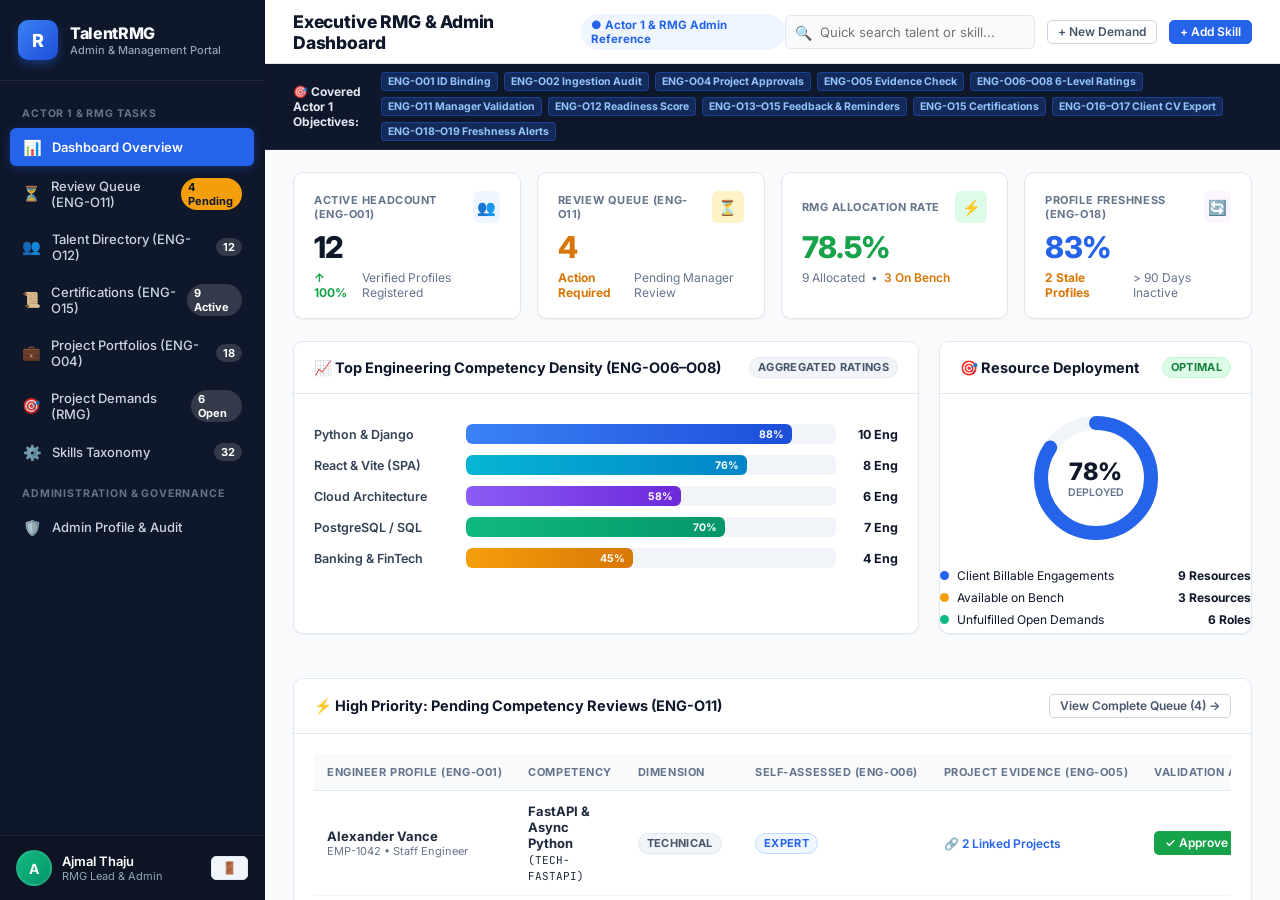
<file: admin_dashboard_mock.html>
<!DOCTYPE html>
<html lang="en">
<head>
  <meta charset="UTF-8" />
  <meta name="viewport" content="width=device-width, initial-scale=1.0" />
  <title>TalentRMG — Admin & Management Portal (Complete Actor 1 Coverage)</title>
  <!-- Google Fonts: Inter & JetBrains Mono -->
  <link rel="preconnect" href="https://fonts.googleapis.com">
  <link rel="preconnect" href="https://fonts.gstatic.com" crossorigin>
  <link href="https://fonts.googleapis.com/css2?family=Inter:wght@300;400;500;600;700;800&family=JetBrains+Mono:wght@400;600&display=swap" rel="stylesheet">
  <style>
    /* -------------------------------------------------------------
       TalentRMG Enterprise Admin Theme & CSS Variables
    -------------------------------------------------------------- */
    :root {
      --brand: #2563eb;
      --brand-hover: #1d4ed8;
      --brand-light: #eff6ff;
      --brand-focus: rgba(37, 99, 235, 0.16);

      --bg: #f8fafc;
      --card-bg: #ffffff;
      --card-border: #e2e8f0;
      --card-subtle: #f1f5f9;

      --sidebar-bg: #0f172a;
      --sidebar-hover: #1e293b;
      --sidebar-active: #2563eb;
      --sidebar-text: #94a3b8;
      --sidebar-text-bright: #f8fafc;
      --sidebar-border: rgba(255, 255, 255, 0.08);

      --text: #0f172a;
      --text-muted: #64748b;
      --text-subtle: #94a3b8;

      --border: #e2e8f0;
      --border-light: #f8fafc;

      --success: #16a34a;
      --success-bg: #dcfce7;
      --success-text: #15803d;

      --warning: #d97706;
      --warning-bg: #fef3c7;
      --warning-text: #b45309;

      --danger: #dc2626;
      --danger-bg: #fee2e2;
      --danger-text: #b91c1c;

      --info: #0284c7;
      --info-bg: #e0f2fe;
      --info-text: #0369a1;

      --purple: #7c3aed;
      --purple-bg: #f3e8ff;
      --purple-text: #6d28d9;

      --shadow-sm: 0 1px 2px 0 rgba(0, 0, 0, 0.05);
      --shadow-md: 0 4px 6px -1px rgba(0, 0, 0, 0.07), 0 2px 4px -2px rgba(0, 0, 0, 0.05);
      --shadow-lg: 0 10px 15px -3px rgba(0, 0, 0, 0.08), 0 4px 6px -4px rgba(0, 0, 0, 0.04);
      --shadow-xl: 0 20px 25px -5px rgba(0, 0, 0, 0.1), 0 8px 10px -6px rgba(0, 0, 0, 0.05);

      --radius-sm: 6px;
      --radius-md: 10px;
      --radius-lg: 14px;
      --radius-full: 9999px;
    }

    *, *::before, *::after {
      box-sizing: border-box;
      margin: 0;
      padding: 0;
      font-family: 'Inter', -apple-system, BlinkMacSystemFont, "Segoe UI", Roboto, sans-serif;
    }

    code, .font-mono {
      font-family: 'JetBrains Mono', monospace, ui-monospace;
    }

    body {
      background: var(--bg);
      color: var(--text);
      display: flex;
      height: 100vh;
      width: 100vw;
      overflow: hidden;
      -webkit-font-smoothing: antialiased;
    }

    /* -------------------------------------------------------------
       Sidebar Navigation
    -------------------------------------------------------------- */
    .sidebar {
      width: 265px;
      background: var(--sidebar-bg);
      color: var(--sidebar-text);
      display: flex;
      flex-direction: column;
      flex-shrink: 0;
      border-right: 1px solid rgba(0,0,0,0.15);
      user-select: none;
      z-index: 20;
    }

    .sidebar-brand {
      padding: 20px 18px;
      display: flex;
      align-items: center;
      gap: 12px;
      border-bottom: 1px solid var(--sidebar-border);
    }

    .logo-badge {
      width: 40px;
      height: 40px;
      background: linear-gradient(135deg, #3b82f6 0%, #1d4ed8 100%);
      color: #fff;
      font-weight: 800;
      border-radius: var(--radius-md);
      display: grid;
      place-items: center;
      font-size: 18px;
      box-shadow: 0 4px 10px rgba(37,99,235,0.4);
    }

    .brand-details {
      display: flex;
      flex-direction: column;
    }

    .brand-name {
      font-weight: 800;
      color: var(--sidebar-text-bright);
      font-size: 16px;
      letter-spacing: -0.02em;
    }

    .brand-sub {
      font-size: 11px;
      color: #94a3b8;
      font-weight: 500;
    }

    .sidebar-scroll {
      flex: 1;
      overflow-y: auto;
      padding: 12px 10px;
    }

    .sidebar-scroll::-webkit-scrollbar {
      width: 4px;
    }
    .sidebar-scroll::-webkit-scrollbar-thumb {
      background: #334155;
      border-radius: 4px;
    }

    .sidebar-section-title {
      padding: 14px 12px 6px;
      font-size: 10.5px;
      text-transform: uppercase;
      letter-spacing: 0.08em;
      color: #64748b;
      font-weight: 700;
      display: flex;
      align-items: center;
      justify-content: space-between;
    }

    .nav-btn {
      display: flex;
      align-items: center;
      justify-content: space-between;
      padding: 9.5px 12px;
      margin: 2px 0;
      border-radius: var(--radius-sm);
      color: #cbd5e1;
      font-size: 13px;
      font-weight: 500;
      cursor: pointer;
      border: none;
      background: transparent;
      width: 100%;
      text-align: left;
      transition: all 0.15s ease-in-out;
    }

    .nav-btn:hover {
      background: var(--sidebar-hover);
      color: #ffffff;
      transform: translateX(2px);
    }

    .nav-btn.active {
      background: var(--brand);
      color: #ffffff;
      font-weight: 600;
      box-shadow: 0 2px 8px rgba(37, 99, 235, 0.35);
    }

    .nav-item-left {
      display: flex;
      align-items: center;
      gap: 10px;
    }

    .nav-icon {
      font-size: 15px;
      width: 20px;
      text-align: center;
      opacity: 0.85;
    }

    .nav-btn.active .nav-icon {
      opacity: 1;
    }

    .nav-pill {
      font-size: 11px;
      font-weight: 700;
      padding: 2px 7px;
      border-radius: var(--radius-full);
      background: rgba(255, 255, 255, 0.15);
      color: #fff;
    }

    .nav-pill.warning {
      background: #f59e0b;
      color: #0f172a;
    }

    .sidebar-footer {
      padding: 14px 16px;
      border-top: 1px solid var(--sidebar-border);
      display: flex;
      align-items: center;
      gap: 10px;
      background: rgba(0, 0, 0, 0.15);
    }

    .avatar {
      width: 36px;
      height: 36px;
      border-radius: var(--radius-full);
      background: linear-gradient(135deg, #10b981 0%, #059669 100%);
      color: #ffffff;
      font-weight: 700;
      display: grid;
      place-items: center;
      font-size: 14px;
      flex-shrink: 0;
      border: 2px solid rgba(255, 255, 255, 0.1);
    }

    .user-info {
      flex: 1;
      min-width: 0;
    }

    .user-name {
      font-size: 13px;
      color: #ffffff;
      font-weight: 600;
      white-space: nowrap;
      overflow: hidden;
      text-overflow: ellipsis;
    }

    .user-role {
      font-size: 11px;
      color: #94a3b8;
      white-space: nowrap;
      overflow: hidden;
      text-overflow: ellipsis;
    }

    /* -------------------------------------------------------------
       Main Content Layout
    -------------------------------------------------------------- */
    .main-wrap {
      flex: 1;
      display: flex;
      flex-direction: column;
      overflow: hidden;
      min-width: 0;
    }

    .topbar {
      height: 64px;
      background: #ffffff;
      border-bottom: 1px solid var(--border);
      display: flex;
      align-items: center;
      justify-content: space-between;
      padding: 0 28px;
      flex-shrink: 0;
      z-index: 10;
    }

    .topbar-left {
      display: flex;
      align-items: center;
      gap: 14px;
    }

    .topbar-title {
      font-size: 17.5px;
      font-weight: 800;
      color: #0f172a;
      letter-spacing: -0.01em;
    }

    .topbar-badge {
      display: inline-flex;
      align-items: center;
      gap: 6px;
      padding: 4px 10px;
      border-radius: var(--radius-full);
      background: var(--brand-light);
      color: var(--brand);
      font-size: 11.5px;
      font-weight: 700;
    }

    .topbar-actions {
      display: flex;
      align-items: center;
      gap: 12px;
    }

    .search-box-top {
      position: relative;
      width: 250px;
    }

    .search-box-top input {
      width: 100%;
      padding: 8px 12px 8px 34px;
      border-radius: var(--radius-sm);
      border: 1px solid var(--border);
      background: var(--bg);
      font-size: 13px;
      outline: none;
      transition: all 0.2s;
    }

    .search-box-top input:focus {
      border-color: var(--brand);
      background: #fff;
      box-shadow: 0 0 0 3px var(--brand-focus);
    }

    .search-box-top .search-icon {
      position: absolute;
      left: 10px;
      top: 50%;
      transform: translateY(-50%);
      font-size: 14px;
      color: var(--text-muted);
      pointer-events: none;
    }

    /* Objective Compliance Banner */
    .objective-banner {
      background: #0f172a;
      color: #e2e8f0;
      padding: 8px 28px;
      font-size: 12px;
      display: flex;
      align-items: center;
      justify-content: space-between;
      border-bottom: 1px solid rgba(255,255,255,0.08);
      flex-shrink: 0;
    }

    .objective-tags {
      display: flex;
      align-items: center;
      gap: 6px;
      flex-wrap: wrap;
    }

    .obj-tag {
      font-size: 10.5px;
      font-weight: 700;
      padding: 2px 6px;
      border-radius: 4px;
      background: rgba(37, 99, 235, 0.25);
      color: #93c5fd;
      border: 1px solid rgba(37, 99, 235, 0.4);
    }

    .content-area {
      flex: 1;
      overflow-y: auto;
      padding: 22px 28px;
    }

    /* -------------------------------------------------------------
       Tab Content & Transitions
    -------------------------------------------------------------- */
    .tab-pane {
      display: none;
      animation: fadeIn 0.2s ease-in-out forwards;
    }

    .tab-pane.active {
      display: block;
    }

    @keyframes fadeIn {
      from { opacity: 0; transform: translateY(3px); }
      to { opacity: 1; transform: translateY(0); }
    }

    /* -------------------------------------------------------------
       Buttons, Badges, Chips & Cards
    -------------------------------------------------------------- */
    .btn {
      padding: 8px 14px;
      border-radius: var(--radius-sm);
      font-size: 13px;
      font-weight: 600;
      border: 1px solid transparent;
      cursor: pointer;
      display: inline-flex;
      align-items: center;
      gap: 6px;
      text-decoration: none;
      transition: all 0.15s ease-in-out;
      line-height: 1;
      white-space: nowrap;
    }

    .btn:active {
      transform: scale(0.98);
    }

    .btn-primary {
      background: var(--brand);
      color: #fff;
      border-color: var(--brand);
    }

    .btn-primary:hover {
      background: var(--brand-hover);
      border-color: var(--brand-hover);
      box-shadow: 0 2px 6px rgba(37,99,235,0.3);
    }

    .btn-secondary {
      background: #f1f5f9;
      color: #334155;
      border-color: #e2e8f0;
    }

    .btn-secondary:hover {
      background: #e2e8f0;
      color: #0f172a;
    }

    .btn-outline {
      background: #ffffff;
      color: #475569;
      border-color: #cbd5e1;
    }

    .btn-outline:hover {
      background: #f8fafc;
      border-color: #94a3b8;
      color: #0f172a;
    }

    .btn-success {
      background: var(--success);
      color: #ffffff;
    }

    .btn-success:hover {
      background: #15803d;
      box-shadow: 0 2px 6px rgba(22,163,74,0.3);
    }

    .btn-danger {
      background: #fee2e2;
      color: var(--danger-text);
      border-color: #fecaca;
    }

    .btn-danger:hover {
      background: #fecaca;
      color: #991b1b;
    }

    .btn-sm {
      padding: 5px 10px;
      font-size: 12px;
      border-radius: 5px;
    }

    .badge {
      display: inline-flex;
      align-items: center;
      gap: 4px;
      padding: 3px 8px;
      border-radius: var(--radius-full);
      font-size: 11px;
      font-weight: 700;
      text-transform: uppercase;
      letter-spacing: 0.03em;
      line-height: 1.2;
    }

    .badge-approved {
      background: var(--success-bg);
      color: var(--success-text);
      border: 1px solid #bbf7d0;
    }

    .badge-pending {
      background: var(--warning-bg);
      color: var(--warning-text);
      border: 1px solid #fde68a;
    }

    .badge-rejected {
      background: var(--danger-bg);
      color: var(--danger-text);
      border: 1px solid #fecaca;
    }

    .badge-rating {
      background: var(--brand-light);
      color: var(--brand);
      border: 1px solid #bfdbfe;
    }

    .badge-stale {
      background: #fee2e2;
      color: #b91c1c;
      border: 1px solid #fca5a5;
    }

    .badge-fresh {
      background: #f0fdf4;
      color: #166534;
      border: 1px solid #86efac;
    }

    .badge-subtle {
      background: #f1f5f9;
      color: #475569;
      border: 1px solid #e2e8f0;
    }

    /* Cards */
    .card {
      background: var(--card-bg);
      border: 1px solid var(--border);
      border-radius: var(--radius-md);
      box-shadow: var(--shadow-sm);
      margin-bottom: 22px;
      overflow: hidden;
    }

    .card-header {
      padding: 15px 20px;
      border-bottom: 1px solid var(--border);
      display: flex;
      align-items: center;
      justify-content: space-between;
      background: #ffffff;
      gap: 12px;
      flex-wrap: wrap;
    }

    .card-title {
      font-size: 14.5px;
      font-weight: 700;
      color: #0f172a;
      display: flex;
      align-items: center;
      gap: 8px;
    }

    .card-body {
      padding: 20px;
    }

    /* -------------------------------------------------------------
       KPI Summary Metric Grid
    -------------------------------------------------------------- */
    .kpi-grid {
      display: grid;
      grid-template-columns: repeat(4, 1fr);
      gap: 16px;
      margin-bottom: 22px;
    }

    @media (max-width: 1200px) {
      .kpi-grid { grid-template-columns: repeat(2, 1fr); }
    }
    @media (max-width: 680px) {
      .kpi-grid { grid-template-columns: 1fr; }
    }

    .kpi-card {
      background: #ffffff;
      border: 1px solid var(--border);
      border-radius: var(--radius-md);
      padding: 18px 20px;
      box-shadow: var(--shadow-sm);
      display: flex;
      flex-direction: column;
      position: relative;
      overflow: hidden;
      transition: transform 0.15s, box-shadow 0.15s;
    }

    .kpi-card:hover {
      transform: translateY(-2px);
      box-shadow: var(--shadow-md);
    }

    .kpi-top {
      display: flex;
      align-items: center;
      justify-content: space-between;
    }

    .kpi-label {
      font-size: 11px;
      color: var(--text-muted);
      font-weight: 700;
      text-transform: uppercase;
      letter-spacing: 0.05em;
    }

    .kpi-icon-pill {
      width: 32px;
      height: 32px;
      border-radius: var(--radius-sm);
      display: grid;
      place-items: center;
      font-size: 15px;
    }

    .kpi-val {
      font-size: 30px;
      font-weight: 800;
      color: #0f172a;
      margin-top: 8px;
      letter-spacing: -0.02em;
      line-height: 1.1;
    }

    .kpi-sub {
      font-size: 12px;
      color: var(--text-muted);
      margin-top: 6px;
      display: flex;
      align-items: center;
      gap: 6px;
    }

    .kpi-trend-positive {
      color: var(--success);
      font-weight: 700;
    }

    .kpi-trend-warning {
      color: var(--warning);
      font-weight: 700;
    }

    /* -------------------------------------------------------------
       Visual Analytics Section (Charts / SVG widgets)
    -------------------------------------------------------------- */
    .analytics-grid {
      display: grid;
      grid-template-columns: 2fr 1fr;
      gap: 20px;
      margin-bottom: 22px;
    }

    @media (max-width: 1024px) {
      .analytics-grid { grid-template-columns: 1fr; }
    }

    .chart-container {
      margin-top: 10px;
    }

    .bar-row {
      display: flex;
      align-items: center;
      margin-bottom: 11px;
      font-size: 12.5px;
    }

    .bar-label {
      width: 140px;
      font-weight: 600;
      color: #334155;
      white-space: nowrap;
      overflow: hidden;
      text-overflow: ellipsis;
    }

    .bar-track {
      flex: 1;
      height: 20px;
      background: #f1f5f9;
      border-radius: var(--radius-sm);
      overflow: hidden;
      margin: 0 12px;
      position: relative;
    }

    .bar-fill {
      height: 100%;
      border-radius: var(--radius-sm);
      transition: width 0.8s cubic-bezier(0.4, 0, 0.2, 1);
      display: flex;
      align-items: center;
      justify-content: flex-end;
      padding-right: 8px;
      color: #fff;
      font-size: 10.5px;
      font-weight: 700;
    }

    .bar-val {
      width: 50px;
      text-align: right;
      font-weight: 700;
      color: #0f172a;
    }

    .ratio-card-content {
      display: flex;
      flex-direction: column;
      align-items: center;
      justify-content: center;
      padding: 6px 0;
    }

    .progress-circle-wrap {
      position: relative;
      width: 140px;
      height: 140px;
      margin: 8px 0;
    }

    .progress-circle-wrap svg {
      transform: rotate(-90deg);
    }

    .circle-bg {
      fill: none;
      stroke: #f1f5f9;
      stroke-width: 14;
    }

    .circle-val {
      fill: none;
      stroke: var(--brand);
      stroke-width: 14;
      stroke-linecap: round;
      stroke-dasharray: 377;
      stroke-dashoffset: 86;
      transition: stroke-dashoffset 1s ease-in-out;
    }

    .circle-text {
      position: absolute;
      inset: 0;
      display: flex;
      flex-direction: column;
      align-items: center;
      justify-content: center;
    }

    .circle-number {
      font-size: 24px;
      font-weight: 800;
      color: #0f172a;
    }

    .circle-caption {
      font-size: 10.5px;
      color: var(--text-muted);
      font-weight: 600;
      text-transform: uppercase;
    }

    .legend-list {
      width: 100%;
      margin-top: 12px;
      display: flex;
      flex-direction: column;
      gap: 7px;
    }

    .legend-item {
      display: flex;
      align-items: center;
      justify-content: space-between;
      font-size: 12px;
    }

    .legend-left {
      display: flex;
      align-items: center;
      gap: 8px;
    }

    .legend-dot {
      width: 9px;
      height: 9px;
      border-radius: var(--radius-full);
    }

    /* -------------------------------------------------------------
       Tables & Filter Bars
    -------------------------------------------------------------- */
    .table-wrapper {
      overflow-x: auto;
    }

    table {
      width: 100%;
      border-collapse: collapse;
      font-size: 13px;
      text-align: left;
    }

    thead th {
      padding: 11px 13px;
      background: #f8fafc;
      color: var(--text-muted);
      font-size: 11px;
      font-weight: 700;
      text-transform: uppercase;
      letter-spacing: 0.05em;
      border-bottom: 1px solid var(--border);
      white-space: nowrap;
    }

    tbody td {
      padding: 12px 13px;
      border-bottom: 1px solid #f1f5f9;
      vertical-align: middle;
      color: #1e293b;
    }

    tbody tr:hover {
      background: #f8fafc;
    }

    .table-filter-bar {
      display: flex;
      align-items: center;
      justify-content: space-between;
      gap: 12px;
      margin-bottom: 14px;
      flex-wrap: wrap;
    }

    .filter-tabs {
      display: flex;
      gap: 4px;
      background: #f1f5f9;
      padding: 3px;
      border-radius: var(--radius-sm);
    }

    .filter-tab-btn {
      padding: 5px 11px;
      border-radius: var(--radius-sm);
      border: none;
      background: transparent;
      font-size: 12px;
      font-weight: 600;
      color: #64748b;
      cursor: pointer;
      transition: all 0.15s;
    }

    .filter-tab-btn.active {
      background: #fff;
      color: #0f172a;
      box-shadow: 0 1px 3px rgba(0,0,0,0.06);
    }

    .table-search-input {
      padding: 7px 12px 7px 30px;
      border: 1px solid var(--border);
      border-radius: var(--radius-sm);
      font-size: 12px;
      outline: none;
      width: 220px;
      background: #ffffff;
    }

    .table-search-input:focus {
      border-color: var(--brand);
      box-shadow: 0 0 0 3px var(--brand-focus);
    }

    .table-search-wrap {
      position: relative;
    }

    .table-search-wrap .icon {
      position: absolute;
      left: 10px;
      top: 50%;
      transform: translateY(-50%);
      font-size: 12px;
      color: #94a3b8;
    }

    /* -------------------------------------------------------------
       Forms & Form Controls
    -------------------------------------------------------------- */
    .form-grid {
      display: grid;
      grid-template-columns: repeat(2, 1fr);
      gap: 14px;
    }

    @media (max-width: 640px) {
      .form-grid { grid-template-columns: 1fr; }
    }

    .form-group {
      margin-bottom: 14px;
    }

    .form-group label {
      display: block;
      font-size: 12px;
      font-weight: 600;
      color: #334155;
      margin-bottom: 5px;
    }

    .form-control {
      width: 100%;
      padding: 8.5px 11px;
      font-size: 13px;
      border: 1.5px solid #cbd5e1;
      border-radius: var(--radius-sm);
      outline: none;
      background: #fff;
      color: #0f172a;
      transition: all 0.15s;
    }

    .form-control:focus {
      border-color: var(--brand);
      box-shadow: 0 0 0 3px var(--brand-focus);
    }

    textarea.form-control {
      resize: vertical;
      min-height: 80px;
    }

    .form-hint {
      font-size: 11px;
      color: var(--text-muted);
      margin-top: 4px;
    }

    /* -------------------------------------------------------------
       Modals
    -------------------------------------------------------------- */
    .modal-backdrop {
      position: fixed;
      inset: 0;
      background: rgba(15, 23, 42, 0.65);
      backdrop-filter: blur(2px);
      display: none;
      place-items: center;
      z-index: 1000;
      padding: 20px;
    }

    .modal-backdrop.active {
      display: grid;
    }

    .modal-container {
      background: #ffffff;
      width: 100%;
      max-width: 600px;
      border-radius: var(--radius-lg);
      box-shadow: var(--shadow-xl);
      overflow: hidden;
      animation: modalPop 0.2s cubic-bezier(0.16, 1, 0.3, 1) forwards;
    }

    .modal-container.large {
      max-width: 780px;
    }

    @keyframes modalPop {
      from { transform: scale(0.96); opacity: 0; }
      to { transform: scale(1); opacity: 1; }
    }

    .modal-header {
      padding: 16px 22px;
      border-bottom: 1px solid var(--border);
      display: flex;
      align-items: center;
      justify-content: space-between;
      background: #ffffff;
    }

    .modal-title {
      font-size: 15.5px;
      font-weight: 700;
      color: #0f172a;
      display: flex;
      align-items: center;
      gap: 8px;
    }

    .modal-close {
      background: none;
      border: none;
      font-size: 20px;
      color: #64748b;
      cursor: pointer;
      line-height: 1;
      padding: 4px;
      border-radius: var(--radius-sm);
    }

    .modal-close:hover {
      background: #f1f5f9;
      color: #0f172a;
    }

    .modal-body {
      padding: 22px;
      max-height: 75vh;
      overflow-y: auto;
    }

    .modal-footer {
      padding: 14px 22px;
      border-top: 1px solid var(--border);
      display: flex;
      justify-content: flex-end;
      gap: 10px;
      background: #f8fafc;
    }

    /* Resume Document Rendering in Modal (ENG-O16/O17) */
    .resume-paper {
      background: #ffffff;
      border: 1px solid #cbd5e1;
      border-radius: 6px;
      padding: 28px 32px;
      box-shadow: 0 4px 12px rgba(0,0,0,0.06);
      font-size: 13px;
      line-height: 1.55;
      color: #1e293b;
    }

    .resume-header {
      border-bottom: 2px solid #0f172a;
      padding-bottom: 14px;
      margin-bottom: 18px;
    }

    .resume-name {
      font-size: 22px;
      font-weight: 800;
      color: #0f172a;
    }

    .resume-title {
      font-size: 13.5px;
      font-weight: 600;
      color: var(--brand);
      margin-top: 2px;
    }

    .resume-meta {
      font-size: 11.5px;
      color: var(--text-muted);
      margin-top: 6px;
      display: flex;
      gap: 14px;
      flex-wrap: wrap;
    }

    .resume-section {
      margin-bottom: 18px;
    }

    .resume-section-title {
      font-size: 12px;
      font-weight: 800;
      text-transform: uppercase;
      letter-spacing: 0.06em;
      color: #0f172a;
      border-bottom: 1px solid #e2e8f0;
      padding-bottom: 4px;
      margin-bottom: 10px;
    }

    .resume-pill-cloud {
      display: flex;
      flex-wrap: wrap;
      gap: 6px;
    }

    .resume-skill-pill {
      background: #f1f5f9;
      padding: 3px 8px;
      border-radius: 4px;
      font-size: 11.5px;
      font-weight: 600;
      color: #1e293b;
      border: 1px solid #e2e8f0;
    }

    /* -------------------------------------------------------------
       Toast System
    -------------------------------------------------------------- */
    .toast-container {
      position: fixed;
      bottom: 24px;
      right: 24px;
      display: flex;
      flex-direction: column;
      gap: 10px;
      z-index: 2000;
      pointer-events: none;
    }

    .toast {
      background: #0f172a;
      color: #ffffff;
      padding: 12px 18px;
      border-radius: var(--radius-sm);
      font-size: 13px;
      font-weight: 500;
      box-shadow: var(--shadow-lg);
      display: flex;
      align-items: center;
      gap: 10px;
      pointer-events: auto;
      animation: slideInRight 0.25s ease-out forwards;
    }

    @keyframes slideInRight {
      from { transform: translateX(50px); opacity: 0; }
      to { transform: translateX(0); opacity: 1; }
    }
  </style>
</head>
<body>

  <!-- ============================================================
       SIDEBAR
  ============================================================= -->
  <aside class="sidebar">
    <!-- Brand -->
    <div class="sidebar-brand">
      <div class="logo-badge">R</div>
      <div class="brand-details">
        <div class="brand-name">TalentRMG</div>
        <div class="brand-sub">Admin & Management Portal</div>
      </div>
    </div>

    <!-- Navigation List -->
    <div class="sidebar-scroll">
      <div class="sidebar-section-title">
        <span>Actor 1 & RMG Tasks</span>
      </div>
      
      <button class="nav-btn active" onclick="switchTab('overview')">
        <div class="nav-item-left">
          <span class="nav-icon">📊</span>
          <span>Dashboard Overview</span>
        </div>
      </button>

      <button class="nav-btn" onclick="switchTab('validations')">
        <div class="nav-item-left">
          <span class="nav-icon">⏳</span>
          <span>Review Queue (ENG-O11)</span>
        </div>
        <span class="nav-pill warning" id="sidebar-pending-badge">4 Pending</span>
      </button>

      <button class="nav-btn" onclick="switchTab('employees')">
        <div class="nav-item-left">
          <span class="nav-icon">👥</span>
          <span>Talent Directory (ENG-O12)</span>
        </div>
        <span class="nav-pill" id="sidebar-emp-badge">12</span>
      </button>

      <button class="nav-btn" onclick="switchTab('certifications')">
        <div class="nav-item-left">
          <span class="nav-icon">📜</span>
          <span>Certifications (ENG-O15)</span>
        </div>
        <span class="nav-pill">9 Active</span>
      </button>

      <button class="nav-btn" onclick="switchTab('projects')">
        <div class="nav-item-left">
          <span class="nav-icon">💼</span>
          <span>Project Portfolios (ENG-O04)</span>
        </div>
        <span class="nav-pill">18</span>
      </button>

      <button class="nav-btn" onclick="switchTab('demands')">
        <div class="nav-item-left">
          <span class="nav-icon">🎯</span>
          <span>Project Demands (RMG)</span>
        </div>
        <span class="nav-pill">6 Open</span>
      </button>

      <button class="nav-btn" onclick="switchTab('skills')">
        <div class="nav-item-left">
          <span class="nav-icon">⚙️</span>
          <span>Skills Taxonomy</span>
        </div>
        <span class="nav-pill">32</span>
      </button>

      <div class="sidebar-section-title">
        <span>Administration & Governance</span>
      </div>
      
      <button class="nav-btn" onclick="switchTab('admin-settings')">
        <div class="nav-item-left">
          <span class="nav-icon">🛡️</span>
          <span>Admin Profile & Audit</span>
        </div>
      </button>
    </div>

    <!-- Footer Profile -->
    <div class="sidebar-footer">
      <div class="avatar">A</div>
      <div class="user-info">
        <div class="user-name">Ajmal Thaju</div>
        <div class="user-role">RMG Lead & Admin</div>
      </div>
      <button class="btn btn-secondary btn-sm" onclick="showToast('Admin session active. Sign-out mocked.')" title="Sign out">🚪</button>
    </div>
  </aside>

  <!-- ============================================================
       MAIN CONTENT CONTAINER
  ============================================================= -->
  <div class="main-wrap">
    <!-- Topbar -->
    <header class="topbar">
      <div class="topbar-left">
        <h1 class="topbar-title" id="page-title">Executive RMG & Admin Dashboard</h1>
        <span class="topbar-badge">● Actor 1 & RMG Admin Reference</span>
      </div>

      <div class="topbar-actions">
        <div class="search-box-top">
          <span class="search-icon">🔍</span>
          <input type="text" id="global-search" placeholder="Quick search talent or skill..." onkeyup="handleGlobalSearch(event)" />
        </div>

        <button class="btn btn-outline btn-sm" onclick="showAddDemandModal()">
          <span>+ New Demand</span>
        </button>

        <button class="btn btn-primary btn-sm" onclick="showAddSkillModal()">
          <span>+ Add Skill</span>
        </button>
      </div>
    </header>

    <!-- Objective Compliance Bar -->
    <div class="objective-banner">
      <div style="font-weight:700;display:flex;align-items:center;gap:8px;">
        <span>🎯 Covered Actor 1 Objectives:</span>
      </div>
      <div class="objective-tags">
        <span class="obj-tag" title="User Auth & Employee ID Binding">ENG-O01 ID Binding</span>
        <span class="obj-tag" title="Resume Parsing Review">ENG-O02 Ingestion Audit</span>
        <span class="obj-tag" title="Project Lifecycle Validation">ENG-O04 Project Approvals</span>
        <span class="obj-tag" title="Evidence Link Verification">ENG-O05 Evidence Check</span>
        <span class="obj-tag" title="Competency Dimensions">ENG-O06–O08 6-Level Ratings</span>
        <span class="obj-tag" title="Manager Rating Overrides">ENG-O11 Manager Validation</span>
        <span class="obj-tag" title="Readiness Tracking">ENG-O12 Readiness Score</span>
        <span class="obj-tag" title="Bidirectional Project Update Reminders">ENG-O13–O15 Feedback & Reminders</span>
        <span class="obj-tag" title="Certifications & Credential Records">ENG-O15 Certifications</span>
        <span class="obj-tag" title="Customer-Ready Sanitized CV Export">ENG-O16–O17 Client CV Export</span>
        <span class="obj-tag" title="Profile Freshness & Staleness Alerts">ENG-O18–O19 Freshness Alerts</span>
      </div>
    </div>

    <!-- Content Workspace -->
    <main class="content-area">

      <!-- ========================================================
           TAB 1: DASHBOARD OVERVIEW
      ========================================================= -->
      <div id="tab-overview" class="tab-pane active">
        <!-- 4 KPI Summary Cards -->
        <div class="kpi-grid">
          <div class="kpi-card">
            <div class="kpi-top">
              <span class="kpi-label">Active Headcount (ENG-O01)</span>
              <div class="kpi-icon-pill" style="background:#eff6ff;color:var(--brand);">👥</div>
            </div>
            <div class="kpi-val" id="stat-total-emp">12</div>
            <div class="kpi-sub">
              <span class="kpi-trend-positive">↑ 100%</span> Verified Profiles Registered
            </div>
          </div>

          <div class="kpi-card">
            <div class="kpi-top">
              <span class="kpi-label">Review Queue (ENG-O11)</span>
              <div class="kpi-icon-pill" style="background:var(--warning-bg);color:var(--warning-text);">⏳</div>
            </div>
            <div class="kpi-val" id="stat-pending-reviews" style="color:var(--warning);">4</div>
            <div class="kpi-sub">
              <span class="kpi-trend-warning">Action Required</span> Pending Manager Review
            </div>
          </div>

          <div class="kpi-card">
            <div class="kpi-top">
              <span class="kpi-label">RMG Allocation Rate</span>
              <div class="kpi-icon-pill" style="background:var(--success-bg);color:var(--success-text);">⚡</div>
            </div>
            <div class="kpi-val" style="color:var(--success);">78.5%</div>
            <div class="kpi-sub">
              <span>9 Allocated</span> • <span style="color:#d97706;font-weight:600;">3 On Bench</span>
            </div>
          </div>

          <div class="kpi-card">
            <div class="kpi-top">
              <span class="kpi-label">Profile Freshness (ENG-O18)</span>
              <div class="kpi-icon-pill" style="background:#faf5ff;color:#7c3aed;">🔄</div>
            </div>
            <div class="kpi-val" style="color:var(--brand);">83%</div>
            <div class="kpi-sub">
              <span class="kpi-trend-warning">2 Stale Profiles</span> > 90 Days Inactive
            </div>
          </div>
        </div>

        <!-- Visual Analytics Grid -->
        <div class="analytics-grid">
          <!-- Skill Competency Distribution -->
          <div class="card">
            <div class="card-header">
              <div class="card-title">📈 Top Engineering Competency Density (ENG-O06–O08)</div>
              <span class="badge badge-subtle">Aggregated Ratings</span>
            </div>
            <div class="card-body">
              <div class="chart-container">
                <div class="bar-row">
                  <div class="bar-label">Python & Django</div>
                  <div class="bar-track">
                    <div class="bar-fill" style="width: 88%; background: linear-gradient(90deg, #3b82f6, #1d4ed8);">88%</div>
                  </div>
                  <div class="bar-val">10 Eng</div>
                </div>

                <div class="bar-row">
                  <div class="bar-label">React & Vite (SPA)</div>
                  <div class="bar-track">
                    <div class="bar-fill" style="width: 76%; background: linear-gradient(90deg, #06b6d4, #0284c7);">76%</div>
                  </div>
                  <div class="bar-val">8 Eng</div>
                </div>

                <div class="bar-row">
                  <div class="bar-label">Cloud Architecture</div>
                  <div class="bar-track">
                    <div class="bar-fill" style="width: 58%; background: linear-gradient(90deg, #8b5cf6, #6d28d9);">58%</div>
                  </div>
                  <div class="bar-val">6 Eng</div>
                </div>

                <div class="bar-row">
                  <div class="bar-label">PostgreSQL / SQL</div>
                  <div class="bar-track">
                    <div class="bar-fill" style="width: 70%; background: linear-gradient(90deg, #10b981, #059669);">70%</div>
                  </div>
                  <div class="bar-val">7 Eng</div>
                </div>

                <div class="bar-row">
                  <div class="bar-label">Banking & FinTech</div>
                  <div class="bar-track">
                    <div class="bar-fill" style="width: 45%; background: linear-gradient(90deg, #f59e0b, #d97706);">45%</div>
                  </div>
                  <div class="bar-val">4 Eng</div>
                </div>
              </div>
            </div>
          </div>

          <!-- RMG Bench & Utilization Donut -->
          <div class="card">
            <div class="card-header">
              <div class="card-title">🎯 Resource Deployment</div>
              <span class="badge badge-approved">Optimal</span>
            </div>
            <div class="card-body ratio-card-content">
              <div class="progress-circle-wrap">
                <svg width="140" height="140">
                  <circle class="circle-bg" cx="70" cy="70" r="55"></circle>
                  <circle class="circle-val" cx="70" cy="70" r="55"></circle>
                </svg>
                <div class="circle-text">
                  <span class="circle-number">78%</span>
                  <span class="circle-caption">Deployed</span>
                </div>
              </div>

              <div class="legend-list">
                <div class="legend-item">
                  <div class="legend-left">
                    <span class="legend-dot" style="background:var(--brand);"></span>
                    <span>Client Billable Engagements</span>
                  </div>
                  <strong>9 Resources</strong>
                </div>
                <div class="legend-item">
                  <div class="legend-left">
                    <span class="legend-dot" style="background:#f59e0b;"></span>
                    <span>Available on Bench</span>
                  </div>
                  <strong>3 Resources</strong>
                </div>
                <div class="legend-item">
                  <div class="legend-left">
                    <span class="legend-dot" style="background:#10b981;"></span>
                    <span>Unfulfilled Open Demands</span>
                  </div>
                  <strong>6 Roles</strong>
                </div>
              </div>
            </div>
          </div>
        </div>

        <!-- Quick Review Queue Highlight Table -->
        <div class="card">
          <div class="card-header">
            <div class="card-title">⚡ High Priority: Pending Competency Reviews (ENG-O11)</div>
            <button class="btn btn-outline btn-sm" onclick="switchTab('validations')">View Complete Queue (4) →</button>
          </div>
          <div class="card-body">
            <div class="table-wrapper">
              <table id="overview-review-table">
                <thead>
                  <tr>
                    <th>Engineer Profile (ENG-O01)</th>
                    <th>Competency</th>
                    <th>Dimension</th>
                    <th>Self-Assessed (ENG-O06)</th>
                    <th>Project Evidence (ENG-O05)</th>
                    <th>Validation Actions</th>
                  </tr>
                </thead>
                <tbody id="overview-review-tbody">
                  <!-- Populated by JS -->
                </tbody>
              </table>
            </div>
          </div>
        </div>
      </div>

      <!-- ========================================================
           TAB 2: REVIEW QUEUE (ENG-O11 / MANAGER VALIDATION)
      ========================================================= -->
      <div id="tab-validations" class="tab-pane">
        <div class="card">
          <div class="card-header">
            <div class="card-title">⏳ Competency Self-Assessment Review Queue (ENG-O11)</div>
            <div style="display:flex;gap:8px;">
              <button class="btn btn-outline btn-sm" onclick="batchApproveAll()">✓ Approve All Pending</button>
            </div>
          </div>
          <div class="card-body">
            <div class="table-filter-bar">
              <div class="filter-tabs">
                <button class="filter-tab-btn active" onclick="filterQueue('ALL', this)">All Items (4)</button>
                <button class="filter-tab-btn" onclick="filterQueue('TECHNICAL', this)">Technical (ENG-O06)</button>
                <button class="filter-tab-btn" onclick="filterQueue('DOMAIN', this)">Domain (ENG-O07)</button>
                <button class="filter-tab-btn" onclick="filterQueue('FUNCTIONAL', this)">Functional (ENG-O08)</button>
              </div>

              <div class="table-search-wrap">
                <span class="icon">🔍</span>
                <input type="text" class="table-search-input" placeholder="Filter review list..." onkeyup="filterTable('queue-table', this.value)" />
              </div>
            </div>

            <div class="table-wrapper">
              <table id="queue-table">
                <thead>
                  <tr>
                    <th>Engineer (ENG-O01)</th>
                    <th>Skill Code</th>
                    <th>Competency</th>
                    <th>Dimension</th>
                    <th>Self Rating</th>
                    <th>Evidence (ENG-O05)</th>
                    <th>Decision (ENG-O11)</th>
                  </tr>
                </thead>
                <tbody id="queue-tbody">
                  <!-- Populated dynamically -->
                </tbody>
              </table>
            </div>
          </div>
        </div>
      </div>

      <!-- ========================================================
           TAB 3: TALENT & EMPLOYEE DIRECTORY
      ========================================================= -->
      <div id="tab-employees" class="tab-pane">
        <div class="card">
          <div class="card-header">
            <div class="card-title">👥 Organizational Talent Directory & Readiness (ENG-O12)</div>
            <div style="display:flex;gap:8px;">
              <button class="btn btn-secondary btn-sm" onclick="dispatchBatchFreshnessAlerts()">⚡ Alert Stale Profiles (>90d)</button>
              <button class="btn btn-outline btn-sm" onclick="showToast('Exported talent directory CSV.')">📥 Export Roster</button>
            </div>
          </div>
          <div class="card-body">
            <div class="table-filter-bar">
              <div class="filter-tabs">
                <button class="filter-tab-btn active" onclick="filterEmployees('ALL', this)">All Staff (12)</button>
                <button class="filter-tab-btn" onclick="filterEmployees('ACTION_REQUIRED', this)">⚠️ Action Required (3)</button>
                <button class="filter-tab-btn" onclick="filterEmployees('STALE', this)">🕒 Stale >90d (2)</button>
                <button class="filter-tab-btn" onclick="filterEmployees('COMPLETED', this)">✅ Complete (9)</button>
              </div>

              <div class="table-search-wrap">
                <span class="icon">🔍</span>
                <input type="text" class="table-search-input" placeholder="Search employee, title..." onkeyup="filterTable('employee-table', this.value)" />
              </div>
            </div>

            <div class="table-wrapper">
              <table id="employee-table">
                <thead>
                  <tr>
                    <th>Employee ID</th>
                    <th>Engineer Name</th>
                    <th>Designation & Dept</th>
                    <th>Readiness (ENG-O12)</th>
                    <th>Freshness (ENG-O18)</th>
                    <th>Status & Reminders (ENG-O13)</th>
                    <th>Management Actions</th>
                  </tr>
                </thead>
                <tbody id="employee-tbody">
                  <!-- Dynamically rendered -->
                </tbody>
              </table>
            </div>
          </div>
        </div>
      </div>

      <!-- ========================================================
           TAB 4: CERTIFICATIONS & CREDENTIALS (ENG-O15)
      ========================================================= -->
      <div id="tab-certifications" class="tab-pane">
        <div class="card">
          <div class="card-header">
            <div class="card-title">📜 Professional Certifications & Credential Records (ENG-O15)</div>
            <button class="btn btn-primary btn-sm" onclick="showToast('Auditing active certificates...')">🔄 Verify Credential URLs</button>
          </div>
          <div class="card-body">
            <div class="table-filter-bar">
              <div class="filter-tabs">
                <button class="filter-tab-btn active" onclick="filterCerts('ALL', this)">All Credentials (6)</button>
                <button class="filter-tab-btn" onclick="filterCerts('CLOUD', this)">Cloud (AWS / GCP)</button>
                <button class="filter-tab-btn" onclick="filterCerts('K8S', this)">Kubernetes / CNCF</button>
                <button class="filter-tab-btn" onclick="filterCerts('AGILE', this)">Agile / Scrum</button>
              </div>

              <div class="table-search-wrap">
                <span class="icon">🔍</span>
                <input type="text" class="table-search-input" placeholder="Search certs or issuer..." onkeyup="filterTable('cert-table', this.value)" />
              </div>
            </div>

            <div class="table-wrapper">
              <table id="cert-table">
                <thead>
                  <tr>
                    <th>Credential Name</th>
                    <th>Engineer</th>
                    <th>Issuing Authority</th>
                    <th>Issue Date</th>
                    <th>Expiry Status</th>
                    <th>Verification Link</th>
                    <th>Audit Action</th>
                  </tr>
                </thead>
                <tbody id="cert-tbody">
                  <!-- Populated by JS -->
                </tbody>
              </table>
            </div>
          </div>
        </div>
      </div>

      <!-- ========================================================
           TAB 5: PROJECT PORTFOLIO & REVIEWS (ENG-O04)
      ========================================================= -->
      <div id="tab-projects" class="tab-pane">
        <div class="card">
          <div class="card-header">
            <div class="card-title">💼 Engineer Project Experience Submissions (ENG-O04)</div>
            <span class="badge badge-rating">Underpins Competency Evidence</span>
          </div>
          <div class="card-body">
            <div class="table-filter-bar">
              <div class="filter-tabs">
                <button class="filter-tab-btn active" onclick="filterProjects('ALL', this)">All Experiences (5)</button>
                <button class="filter-tab-btn" onclick="filterProjects('APPROVED', this)">Approved (3)</button>
                <button class="filter-tab-btn" onclick="filterProjects('PENDING', this)">Pending Review (2)</button>
              </div>

              <div class="table-search-wrap">
                <span class="icon">🔍</span>
                <input type="text" class="table-search-input" placeholder="Search project experience..." onkeyup="filterTable('project-table', this.value)" />
              </div>
            </div>

            <div class="table-wrapper">
              <table id="project-table">
                <thead>
                  <tr>
                    <th>Project Name</th>
                    <th>Engineer</th>
                    <th>Client / Customer</th>
                    <th>Industry</th>
                    <th>Duration</th>
                    <th>Tech Stack</th>
                    <th>Status</th>
                    <th>Review Actions</th>
                  </tr>
                </thead>
                <tbody id="project-tbody">
                  <!-- Populated by JS -->
                </tbody>
              </table>
            </div>
          </div>
        </div>
      </div>

      <!-- ========================================================
           TAB 6: RMG PROJECT DEMANDS & ALLOCATIONS
      ========================================================= -->
      <div id="tab-demands" class="tab-pane">
        <div class="card">
          <div class="card-header">
            <div class="card-title">🎯 Resource Management: Open Staffing Demands</div>
            <button class="btn btn-primary btn-sm" onclick="showAddDemandModal()">+ Register Project Demand</button>
          </div>
          <div class="card-body">
            <div class="table-filter-bar">
              <div class="filter-tabs">
                <button class="filter-tab-btn active" onclick="filterDemands('ALL', this)">All Demands (5)</button>
                <button class="filter-tab-btn" onclick="filterDemands('OPEN', this)">Open (3)</button>
                <button class="filter-tab-btn" onclick="filterDemands('PARTIAL', this)">Partial (1)</button>
                <button class="filter-tab-btn" onclick="filterDemands('FULFILLED', this)">Fulfilled (1)</button>
              </div>

              <div class="table-search-wrap">
                <span class="icon">🔍</span>
                <input type="text" class="table-search-input" placeholder="Search project demand..." onkeyup="filterTable('demand-table', this.value)" />
              </div>
            </div>

            <div class="table-wrapper">
              <table id="demand-table">
                <thead>
                  <tr>
                    <th>Demand ID</th>
                    <th>Target Project</th>
                    <th>Functional Role</th>
                    <th>Required Skills</th>
                    <th>Positions</th>
                    <th>Target Date</th>
                    <th>Fulfillment Status</th>
                    <th>Action</th>
                  </tr>
                </thead>
                <tbody id="demand-tbody">
                  <!-- Populated dynamically -->
                </tbody>
              </table>
            </div>
          </div>
        </div>
      </div>

      <!-- ========================================================
           TAB 7: SKILLS TAXONOMY MASTER
      ========================================================= -->
      <div id="tab-skills" class="tab-pane">
        <div class="card">
          <div class="card-header">
            <div class="card-title">⚙️ Organizational Competency Taxonomy Master (ENG-O06–O08)</div>
            <button class="btn btn-primary btn-sm" onclick="showAddSkillModal()">+ Add New Taxonomy Skill</button>
          </div>
          <div class="card-body">
            <div class="table-filter-bar">
              <div class="filter-tabs">
                <button class="filter-tab-btn active" onclick="filterSkills('ALL', this)">All Skills (32)</button>
                <button class="filter-tab-btn" onclick="filterSkills('TECHNICAL', this)">Technical (18)</button>
                <button class="filter-tab-btn" onclick="filterSkills('DOMAIN', this)">Domain (8)</button>
                <button class="filter-tab-btn" onclick="filterSkills('FUNCTIONAL', this)">Functional (6)</button>
              </div>

              <div class="table-search-wrap">
                <span class="icon">🔍</span>
                <input type="text" class="table-search-input" placeholder="Search skill or code..." onkeyup="filterTable('skill-table', this.value)" />
              </div>
            </div>

            <div class="table-wrapper">
              <table id="skill-table">
                <thead>
                  <tr>
                    <th>Skill Code</th>
                    <th>Competency Name</th>
                    <th>Dimension</th>
                    <th>Category Description</th>
                    <th>Assessed Headcount</th>
                  </tr>
                </thead>
                <tbody id="skill-tbody">
                  <!-- Populated by JS -->
                </tbody>
              </table>
            </div>
          </div>
        </div>
      </div>

      <!-- ========================================================
           TAB 8: ADMIN SETTINGS & AUDIT
      ========================================================= -->
      <div id="tab-admin-settings" class="tab-pane">
        <div style="display:grid;grid-template-columns:1fr 1fr;gap:20px;">
          <!-- Profile Settings -->
          <div class="card">
            <div class="card-header">
              <div class="card-title">🛡️ Administrator Profile Configuration</div>
            </div>
            <div class="card-body">
              <form onsubmit="handleAdminProfileSave(event)">
                <div class="form-grid">
                  <div class="form-group">
                    <label>First Name</label>
                    <input type="text" class="form-control" value="Ajmal" id="admin-fname" />
                  </div>
                  <div class="form-group">
                    <label>Last Name</label>
                    <input type="text" class="form-control" value="Thaju" id="admin-lname" />
                  </div>
                </div>

                <div class="form-group">
                  <label>Official Email</label>
                  <input type="email" class="form-control" value="ajmal.thaju@company.com" id="admin-email" />
                </div>

                <div class="form-grid">
                  <div class="form-group">
                    <label>Designation</label>
                    <input type="text" class="form-control" value="Principal RMG Manager" id="admin-desig" />
                  </div>
                  <div class="form-group">
                    <label>Delivery Unit</label>
                    <input type="text" class="form-control" value="Operations & Talent Bench" id="admin-dept" />
                  </div>
                </div>

                <div style="display:flex;justify-content:flex-end;margin-top:10px;">
                  <button type="submit" class="btn btn-primary">Save Profile</button>
                </div>
              </form>
            </div>
          </div>

          <!-- System Health & Audit Status -->
          <div class="card">
            <div class="card-header">
              <div class="card-title">⚙️ System Diagnostics & Security Audit</div>
              <span class="badge badge-approved">Healthy</span>
            </div>
            <div class="card-body">
              <div style="display:flex;flex-direction:column;gap:12px;font-size:13px;">
                <div style="display:flex;justify-content:space-between;padding-bottom:10px;border-bottom:1px solid #f1f5f9;">
                  <span style="color:var(--text-muted);">Database State</span>
                  <span style="font-weight:700;color:var(--success);">Connected (SQLite / PostgreSQL)</span>
                </div>
                <div style="display:flex;justify-content:space-between;padding-bottom:10px;border-bottom:1px solid #f1f5f9;">
                  <span style="color:var(--text-muted);">Evidence Verification Engine</span>
                  <span style="font-weight:700;color:var(--brand);">Active (Rule ENG-O05)</span>
                </div>
                <div style="display:flex;justify-content:space-between;padding-bottom:10px;border-bottom:1px solid #f1f5f9;">
                  <span style="color:var(--text-muted);">6-Level Rubric Compliance</span>
                  <span style="font-weight:700;color:#0f172a;">Zero → Expert (Compliant)</span>
                </div>
                <div style="display:flex;justify-content:space-between;padding-bottom:10px;border-bottom:1px solid #f1f5f9;">
                  <span style="color:var(--text-muted);">Rule SYS-08 CV Sanitization</span>
                  <span style="font-weight:700;color:var(--success);">Enforced (Internal notes masked)</span>
                </div>
                <div style="display:flex;justify-content:space-between;padding-top:4px;">
                  <span style="color:var(--text-muted);">Django Admin URL</span>
                  <a href="/admin/" target="_blank" style="color:var(--brand);font-weight:600;text-decoration:none;">Open /admin/ ↗</a>
                </div>
              </div>

              <div style="margin-top:24px;padding:14px;background:#f8fafc;border-radius:var(--radius-sm);border:1px solid var(--border);">
                <div style="font-weight:700;font-size:12.5px;color:#334155;margin-bottom:4px;">Quick Actions</div>
                <div style="display:flex;gap:8px;margin-top:8px;">
                  <button class="btn btn-secondary btn-sm" onclick="showToast('Taxonomy cache flushed.')">Flush Cache</button>
                  <button class="btn btn-secondary btn-sm" onclick="showToast('Syncing project evidence links...')">Sync Evidence M2M</button>
                </div>
              </div>
            </div>
          </div>
        </div>
      </div>

    </main>
  </div>

  <!-- ============================================================
       MODAL 1: COMPETENCY VALIDATION & ADJUSTMENT (ENG-O11)
  ============================================================= -->
  <div class="modal-backdrop" id="modal-validation">
    <div class="modal-container">
      <div class="modal-header">
        <div class="modal-title" id="val-modal-title">Review Competency Rating (ENG-O11)</div>
        <button class="modal-close" onclick="closeModal('modal-validation')">&times;</button>
      </div>
      <div class="modal-body">
        <input type="hidden" id="val-item-id" />
        
        <div style="padding:12px;background:#f8fafc;border-radius:var(--radius-sm);margin-bottom:16px;border:1px solid var(--border);">
          <div style="font-size:11px;color:var(--text-muted);font-weight:700;text-transform:uppercase;">Submission Details</div>
          <div style="font-size:14px;font-weight:700;color:#0f172a;margin-top:2px;" id="val-engineer-name">Engineer Name</div>
          <div style="font-size:13px;color:#334155;margin-top:4px;">
            Competency: <strong id="val-skill-name">Skill</strong> (<code id="val-skill-code">CODE</code>)
          </div>
          <div style="font-size:13px;color:#334155;margin-top:2px;">
            Self-Assessed Rating: <span class="badge badge-rating" id="val-self-rating">EXPERT</span>
          </div>
          <div style="font-size:12px;color:var(--text-muted);margin-top:4px;display:flex;align-items:center;gap:6px;">
            <span>🔗 Supporting Evidence:</span>
            <span id="val-evidence-desc" style="font-weight:600;color:#0f172a;">2 linked projects</span>
          </div>
        </div>

        <div class="form-group">
          <label>Manager Validated Rating (Rule ENG-O11)</label>
          <select class="form-control" id="val-manager-rating">
            <option value="EXPERT">Expert — Industry authority / architect</option>
            <option value="ADVANCED" selected>Advanced — Autonomous complex delivery</option>
            <option value="INTERMEDIATE">Intermediate — Independent feature implementation</option>
            <option value="BEGINNER">Beginner — Mentored development</option>
            <option value="TRAINED">Trained — Theoretical / training completion</option>
            <option value="ZERO">Zero Skill — No practical proficiency</option>
          </select>
          <div class="form-hint">Managers can revise the self-assessed rating based on project evidence depth.</div>
        </div>

        <div class="form-group">
          <label>Manager Review Feedback / Notes</label>
          <textarea class="form-control" id="val-notes" placeholder="e.g., Confirmed technical leadership in microservices overhaul. Rating approved."></textarea>
        </div>
      </div>
      <div class="modal-footer">
        <button class="btn btn-danger" onclick="submitValidationDecision('REJECTED')">✕ Reject Rating</button>
        <button class="btn btn-primary" onclick="submitValidationDecision('APPROVED')">✓ Validate & Approve</button>
      </div>
    </div>
  </div>

  <!-- ============================================================
       MODAL 2: SEND REMINDER & FEEDBACK (ENG-O13–O15)
  ============================================================= -->
  <div class="modal-backdrop" id="modal-feedback">
    <div class="modal-container">
      <div class="modal-header">
        <div class="modal-title">Talent Profile Notice & Reminder (ENG-O13)</div>
        <button class="modal-close" onclick="closeModal('modal-feedback')">&times;</button>
      </div>
      <div class="modal-body">
        <input type="hidden" id="fb-emp-id" />
        
        <div style="padding:12px;background:#f8fafc;border-radius:var(--radius-sm);margin-bottom:16px;border:1px solid var(--border);">
          <div style="font-size:11px;color:var(--text-muted);font-weight:700;text-transform:uppercase;">Recipient Employee</div>
          <div style="font-size:14px;font-weight:700;color:#0f172a;margin-top:2px;" id="fb-emp-name">Employee Name</div>
          <div style="font-size:12px;color:var(--text-muted);margin-top:2px;" id="fb-emp-meta">EMP-1001 • Full Stack Developer</div>
        </div>

        <div class="form-group" style="margin-bottom:16px;">
          <label style="display:flex;align-items:center;gap:8px;cursor:pointer;">
            <input type="checkbox" id="fb-flag-reminder" style="width:16px;height:16px;" checked />
            <span style="font-weight:600;color:#0f172a;">Flag "Action Required: Update Project Experience Portfolio"</span>
          </label>
          <div class="form-hint" style="margin-left:24px;">Presents a prominent callout banner in the engineer's portal.</div>
        </div>

        <div class="form-group">
          <label>Administrator Message / Constructive Feedback</label>
          <textarea class="form-control" id="fb-text" placeholder="Please log recent project achievements and ensure evidence is linked to your key technical competencies."></textarea>
        </div>
      </div>
      <div class="modal-footer">
        <button class="btn btn-secondary" onclick="closeModal('modal-feedback')">Cancel</button>
        <button class="btn btn-primary" onclick="submitFeedbackDecision()">Send Notice to Portal</button>
      </div>
    </div>
  </div>

  <!-- ============================================================
       MODAL 3: EVIDENCE INSPECTOR (ENG-O05)
  ============================================================= -->
  <div class="modal-backdrop" id="modal-evidence">
    <div class="modal-container">
      <div class="modal-header">
        <div class="modal-title">🔍 Project Evidence Details (ENG-O05)</div>
        <button class="modal-close" onclick="closeModal('modal-evidence')">&times;</button>
      </div>
      <div class="modal-body" id="evidence-modal-body">
        <!-- Rendered by JS -->
      </div>
      <div class="modal-footer">
        <button class="btn btn-primary" onclick="closeModal('modal-evidence')">Done</button>
      </div>
    </div>
  </div>

  <!-- ============================================================
       MODAL 4: CUSTOMER-READY RESUME EXPORT (ENG-O16/O17)
  ============================================================= -->
  <div class="modal-backdrop" id="modal-resume">
    <div class="modal-container large">
      <div class="modal-header">
        <div class="modal-title">📄 Customer-Ready Sanitized CV Preview (ENG-O16 / Rule SYS-08)</div>
        <div style="display:flex;gap:8px;align-items:center;">
          <button class="btn btn-primary btn-sm" onclick="showToast('Initiating Customer CV PDF Export...')">🖨️ Export PDF</button>
          <button class="modal-close" onclick="closeModal('modal-resume')">&times;</button>
        </div>
      </div>
      <div class="modal-body" style="background:#f1f5f9;padding:20px;">
        <div style="background:#fffbeb;border:1px solid #fde68a;padding:8px 14px;border-radius:6px;font-size:12px;color:#92400e;margin-bottom:14px;">
          🔒 <strong>Compliance Rule SYS-08 Enforced:</strong> Internal HR rating codes, pending assessment badges, and manager feedback notes are automatically excluded from customer presentations.
        </div>
        <div class="resume-paper" id="resume-paper-content">
          <!-- Populated dynamically -->
        </div>
      </div>
      <div class="modal-footer">
        <button class="btn btn-secondary" onclick="closeModal('modal-resume')">Close Preview</button>
        <button class="btn btn-primary" onclick="showToast('Customer CV exported successfully.')">Download Client CV</button>
      </div>
    </div>
  </div>

  <!-- ============================================================
       MODAL 5: ADD PROJECT DEMAND (RMG ALLOCATION)
  ============================================================= -->
  <div class="modal-backdrop" id="modal-add-demand">
    <div class="modal-container">
      <div class="modal-header">
        <div class="modal-title">Register New RMG Project Demand</div>
        <button class="modal-close" onclick="closeModal('modal-add-demand')">&times;</button>
      </div>
      <div class="modal-body">
        <div class="form-group">
          <label>Target Internal / Client Project</label>
          <input type="text" class="form-control" id="dem-project" placeholder="e.g. Apex Banking Gateway" value="Apex Banking Gateway" />
        </div>

        <div class="form-grid">
          <div class="form-group">
            <label>Functional Role Needed</label>
            <input type="text" class="form-control" id="dem-role" placeholder="e.g. Lead Backend Engineer" value="Senior Backend Developer" />
          </div>
          <div class="form-group">
            <label>Open Positions Count</label>
            <input type="number" class="form-control" id="dem-count" min="1" max="10" value="2" />
          </div>
        </div>

        <div class="form-group">
          <label>Required Competency Codes</label>
          <input type="text" class="form-control" id="dem-skills" placeholder="e.g. TECH-DJANGO, TECH-POSTGRESQL" value="TECH-DJANGO, TECH-REST-API" />
          <div class="form-hint">Comma separated taxonomy skill codes.</div>
        </div>

        <div class="form-group">
          <label>Target Onboarding Date</label>
          <input type="date" class="form-control" id="dem-date" value="2026-12-01" />
        </div>
      </div>
      <div class="modal-footer">
        <button class="btn btn-secondary" onclick="closeModal('modal-add-demand')">Cancel</button>
        <button class="btn btn-primary" onclick="submitAddDemand()">Create Staffing Demand</button>
      </div>
    </div>
  </div>

  <!-- ============================================================
       MODAL 6: ADD TAXONOMY SKILL
  ============================================================= -->
  <div class="modal-backdrop" id="modal-add-skill">
    <div class="modal-container">
      <div class="modal-header">
        <div class="modal-title">Add Organizational Taxonomy Skill</div>
        <button class="modal-close" onclick="closeModal('modal-add-skill')">&times;</button>
      </div>
      <div class="modal-body">
        <div class="form-grid">
          <div class="form-group">
            <label>Skill Code (Unique)</label>
            <input type="text" class="form-control font-mono" id="new-skill-code" placeholder="TECH-KUBERNETES" />
          </div>
          <div class="form-group">
            <label>Skill Dimension</label>
            <select class="form-control" id="new-skill-dimension">
              <option value="TECHNICAL">Technical (ENG-O06)</option>
              <option value="DOMAIN">Domain (ENG-O07)</option>
              <option value="FUNCTIONAL">Functional (ENG-O08)</option>
            </select>
          </div>
        </div>

        <div class="form-group">
          <label>Competency Name</label>
          <input type="text" class="form-control" id="new-skill-name" placeholder="Kubernetes & Container Orchestration" />
        </div>

        <div class="form-group">
          <label>Description & Scope</label>
          <textarea class="form-control" id="new-skill-desc" placeholder="Production deployment, pod autoscaling, ingress control and Helm chart management."></textarea>
        </div>
      </div>
      <div class="modal-footer">
        <button class="btn btn-secondary" onclick="closeModal('modal-add-skill')">Cancel</button>
        <button class="btn btn-primary" onclick="submitAddSkill()">Register Skill</button>
      </div>
    </div>
  </div>

  <!-- Toast Notification Stack -->
  <div class="toast-container" id="toast-container"></div>

  <!-- ============================================================
       INTERACTIVE MOCK DATA & CLIENT ENGINE JAVASCRIPT
  ============================================================= -->
  <script>
    /* -------------------------------------------------------------
       Mock Data Store (Mirrors Backend Django Models & Actor 1)
    -------------------------------------------------------------- */
    const MOCK_DATA = {
      // 1. Pending Competency Reviews (ENG-O06, O07, O08, O11)
      reviews: [
        {
          id: 101,
          employee: { id: 1, name: "Alexander Vance", empId: "EMP-1042", role: "Staff Engineer" },
          skill: { code: "TECH-FASTAPI", name: "FastAPI & Async Python", dimension: "TECHNICAL" },
          selfRating: "EXPERT",
          evidenceCount: 2,
          evidenceList: [
            { project: "NextGen FinTech Core", outcome: "Built async API gateway handling 12,000 req/sec with < 8ms p99 latency." },
            { project: "Real-time WebSocket Gateway", outcome: "Integrated Redis pub/sub and SSE stream pipeline." }
          ],
          status: "PENDING"
        },
        {
          id: 102,
          employee: { id: 2, name: "Marcus Chen", empId: "EMP-1018", role: "Frontend Architect" },
          skill: { code: "TECH-REACT", name: "React 19 & Architecture", dimension: "TECHNICAL" },
          selfRating: "EXPERT",
          evidenceCount: 3,
          evidenceList: [
            { project: "Omni-Commerce Customer Portal", outcome: "Led re-platforming to React 19 SPA with optimistic mutations." },
            { project: "Internal Design System", outcome: "Engineered 45+ reusable accessible micro-components." }
          ],
          status: "PENDING"
        },
        {
          id: 103,
          employee: { id: 3, name: "Elena Rostova", empId: "EMP-1033", role: "Solutions Consultant" },
          skill: { code: "DOM-FINTECH", name: "Banking & Payment Rails", dimension: "DOMAIN" },
          selfRating: "ADVANCED",
          evidenceCount: 1,
          evidenceList: [
            { project: "Cross-Border Settlement System", outcome: "Delivered ISO20022 message transformation with zero transaction losses." }
          ],
          status: "PENDING"
        },
        {
          id: 104,
          employee: { id: 4, name: "Devon Thorne", empId: "EMP-1025", role: "DevOps Lead" },
          skill: { code: "FUNC-AGILE", name: "Scrum & Sprint Execution", dimension: "FUNCTIONAL" },
          selfRating: "ADVANCED",
          evidenceCount: 2,
          evidenceList: [
            { project: "Cloud Modernization Alpha", outcome: "Facilitated bi-weekly sprint planning and retros across 3 squads." }
          ],
          status: "PENDING"
        }
      ],

      // 2. Employee Roster Directory (ENG-O01, O10, O12, O13, O18)
      employees: [
        { id: 1, empId: "EMP-1042", name: "Alexander Vance", designation: "Staff Software Engineer", dept: "Platform Core", email: "a.vance@company.com", score: 95, daysInactive: 12, reminderStatus: "NONE", isComplete: true },
        { id: 2, empId: "EMP-1018", name: "Marcus Chen", designation: "Frontend Architect", dept: "Digital Experience", email: "m.chen@company.com", score: 92, daysInactive: 24, reminderStatus: "NONE", isComplete: true },
        { id: 3, empId: "EMP-1033", name: "Elena Rostova", designation: "Lead Consultant", dept: "FinTech Practice", email: "e.rostova@company.com", score: 86, daysInactive: 104, reminderStatus: "ACTION_REQUIRED", isComplete: true, hasFeedback: true },
        { id: 4, empId: "EMP-1025", name: "Devon Thorne", designation: "Senior DevOps Engineer", dept: "Cloud Infra", email: "d.thorne@company.com", score: 82, daysInactive: 38, reminderStatus: "COMPLETED_BY_EMPLOYEE", isComplete: true },
        { id: 5, empId: "EMP-1050", name: "Sophia Martinez", designation: "Full Stack Engineer", dept: "Digital Experience", email: "s.martinez@company.com", score: 68, daysInactive: 112, reminderStatus: "ACTION_REQUIRED", isComplete: false },
        { id: 6, empId: "EMP-1055", name: "Liam O'Connor", designation: "Data Platform Engineer", dept: "Enterprise Data", email: "l.oconnor@company.com", score: 79, daysInactive: 18, reminderStatus: "NONE", isComplete: true },
        { id: 7, empId: "EMP-1061", name: "Aria Patel", designation: "QA Automation Architect", dept: "Quality Assurance", email: "a.patel@company.com", score: 89, daysInactive: 42, reminderStatus: "NONE", isComplete: true },
        { id: 8, empId: "EMP-1072", name: "Kenji Sato", designation: "Security Specialist", dept: "Cyber & SecOps", email: "k.sato@company.com", score: 91, daysInactive: 15, reminderStatus: "NONE", isComplete: true }
      ],

      // 3. Certifications & Credentials (ENG-O15)
      certifications: [
        { id: 401, name: "AWS Certified Solutions Architect – Professional", employee: "Alexander Vance", issuer: "Amazon Web Services", category: "CLOUD", date: "Jan 2024", expiry: "Jan 2027", status: "VALID", url: "https://aws.amazon.com/verify?id=AWS-PRO-88124" },
        { id: 402, name: "Certified Kubernetes Administrator (CKA)", employee: "Devon Thorne", issuer: "Cloud Native Computing Foundation (CNCF)", category: "K8S", date: "May 2024", expiry: "May 2027", status: "VALID", url: "https://www.cncf.io/certification/cka/" },
        { id: 403, name: "Certified ScrumMaster (CSM)", employee: "Elena Rostova", issuer: "Scrum Alliance", category: "AGILE", date: "Aug 2023", expiry: "Aug 2025 (Renew Soon)", status: "EXPIRING", url: "https://scrumalliance.org/verify/10294" },
        { id: 404, name: "Google Cloud Professional Cloud Architect", employee: "Marcus Chen", issuer: "Google Cloud", category: "CLOUD", date: "Nov 2024", expiry: "Nov 2026", status: "VALID", url: "https://cloud.google.com/certification" },
        { id: 405, name: "HashiCorp Certified: Terraform Associate", employee: "Devon Thorne", issuer: "HashiCorp", category: "CLOUD", date: "Feb 2024", expiry: "Feb 2026", status: "VALID", url: "https://hashicorp.com/certifications" },
        { id: 406, name: "Certified Information Systems Security Professional (CISSP)", employee: "Kenji Sato", issuer: "ISC2", category: "CLOUD", date: "Oct 2023", expiry: "Oct 2026", status: "VALID", url: "https://www.isc2.org/Certifications/CISSP" }
      ],

      // 4. RMG Demands
      demands: [
        { id: "DEM-201", project: "Apex Banking Gateway", role: "Lead Backend Developer", skills: "TECH-DJANGO, TECH-POSTGRESQL", count: 2, targetDate: "2026-12-05", status: "OPEN" },
        { id: "DEM-202", project: "Healthcare Portal SPA", role: "React Frontend Engineer", skills: "TECH-REACT, TECH-TS", count: 1, targetDate: "2026-12-10", status: "OPEN" },
        { id: "DEM-203", project: "Global Logistics Cloud", role: "DevOps & Cloud Engineer", skills: "TECH-DOCKER, TECH-AWS", count: 1, targetDate: "2026-12-15", status: "PARTIAL" },
        { id: "DEM-204", project: "Retail Omni-Channel App", role: "Mobile / React Native Eng", skills: "TECH-REACT-NATIVE", count: 1, targetDate: "2026-11-28", status: "FULFILLED" },
        { id: "DEM-205", project: "FinTech Payment Switch", role: "Security & Microservices Eng", skills: "TECH-PYTHON, DOM-FINTECH", count: 2, targetDate: "2026-12-20", status: "OPEN" }
      ],

      // 5. Project Experience Reviews (ENG-O04)
      projects: [
        { id: 301, name: "Tier-1 Cloud Modernization", employee: "Alexander Vance", client: "Federal Financial Bank", industry: "Banking", duration: "Jan 2025 – Present", stack: "Python, Django, AWS, Terraform", status: "APPROVED" },
        { id: 302, name: "Omni-Commerce Customer Portal", employee: "Marcus Chen", client: "Nordic Retail Group", industry: "Retail", duration: "Jun 2024 – Dec 2024", stack: "React 19, Vite, TailwindCSS", status: "APPROVED" },
        { id: 303, name: "Real-time Telemetry Pipeline", employee: "Devon Thorne", client: "BioHealth Diagnostics", industry: "Healthcare", duration: "Mar 2025 – Oct 2025", stack: "Kafka, Docker, Kubernetes, Python", status: "PENDING" },
        { id: 304, name: "Cross-Border Settlement System", employee: "Elena Rostova", client: "Apex Payments Ltd", industry: "FinTech", duration: "Aug 2025 – Present", stack: "FastAPI, PostgreSQL, Redis", status: "PENDING" },
        { id: 305, name: "Automated Regression Test Suite", employee: "Aria Patel", client: "FinTech Switch UK", industry: "Financial Services", duration: "May 2025 – Nov 2025", stack: "Playwright, Python, GitHub Actions", status: "APPROVED" }
      ],

      // 6. Skills Taxonomy (ENG-O06, O07, O08)
      skills: [
        { code: "TECH-PYTHON", name: "Python Core & Advanced", dimension: "TECHNICAL", desc: "Object-oriented programming, concurrency, typing and idioms.", count: 11 },
        { code: "TECH-DJANGO", name: "Django & Django REST Framework", dimension: "TECHNICAL", desc: "Enterprise backend APIs, ORM modeling, auth and serializers.", count: 10 },
        { code: "TECH-REACT", name: "React & Modern SPA", dimension: "TECHNICAL", desc: "Hooks, state management, component architecture and Vite.", count: 8 },
        { code: "TECH-POSTGRESQL", name: "PostgreSQL Database Design", dimension: "TECHNICAL", desc: "Relational modeling, indexing, query planning and ACID guarantees.", count: 9 },
        { code: "TECH-DOCKER", name: "Docker & Containerization", dimension: "TECHNICAL", desc: "Multi-stage Dockerfiles, compose networks and volume orchestration.", count: 9 },
        { code: "DOM-FINTECH", name: "FinTech & Banking Domain", dimension: "DOMAIN", desc: "Core banking flows, ledger accounting, PCI-DSS and settlements.", count: 5 },
        { code: "DOM-HEALTHCARE", name: "Healthcare & HIPAA Standards", dimension: "DOMAIN", desc: "Patient privacy, HL7/FHIR messaging and regulatory compliance.", count: 4 },
        { code: "FUNC-CODE-REV", name: "Peer Code Review & Mentorship", dimension: "FUNCTIONAL", desc: "Constructive feedback, architecture defenses and testing rigor.", count: 8 },
        { code: "FUNC-ARCH-DEF", name: "Architecture & UML Defense", dimension: "FUNCTIONAL", desc: "C4 modeling, SOLID justification and design pattern defense.", count: 7 }
      ]
    };

    /* -------------------------------------------------------------
       Tab Navigation Logic
    -------------------------------------------------------------- */
    function switchTab(tabId) {
      document.querySelectorAll('.tab-pane').forEach(el => el.classList.remove('active'));
      document.querySelectorAll('.nav-btn').forEach(el => el.classList.remove('active'));

      const targetPane = document.getElementById('tab-' + tabId);
      if (targetPane) targetPane.classList.add('active');

      const clickedBtn = Array.from(document.querySelectorAll('.nav-btn')).find(b => b.getAttribute('onclick')?.includes(tabId));
      if (clickedBtn) clickedBtn.classList.add('active');

      const titleMap = {
        'overview': 'Executive RMG & Admin Dashboard',
        'validations': 'Competency Review Queue (ENG-O11)',
        'employees': 'Talent Directory & Profile Readiness (ENG-O12)',
        'certifications': 'Professional Certifications & Credentials (ENG-O15)',
        'demands': 'Project Demands & Resource Allocations (RMG)',
        'projects': 'Engineer Project Portfolio Submissions (ENG-O04)',
        'skills': 'Approved Organizational Skills Taxonomy (ENG-O06–O08)',
        'admin-settings': 'Administrator Profile & System Diagnostics'
      };

      const titleEl = document.getElementById('page-title');
      if (titleEl && titleMap[tabId]) titleEl.textContent = titleMap[tabId];
    }

    /* -------------------------------------------------------------
       Rendering Functions
    -------------------------------------------------------------- */
    function renderOverviewReviews() {
      const tbody = document.getElementById('overview-review-tbody');
      if (!tbody) return;
      tbody.innerHTML = '';

      const pending = MOCK_DATA.reviews.filter(r => r.status === 'PENDING').slice(0, 4);
      if (pending.length === 0) {
        tbody.innerHTML = `<tr><td colspan="6" style="text-align:center;padding:28px;color:var(--text-muted);">🎉 All competency ratings have been reviewed!</td></tr>`;
        return;
      }

      pending.forEach(item => {
        const tr = document.createElement('tr');
        tr.innerHTML = `
          <td>
            <strong>${item.employee.name}</strong>
            <div style="font-size:11px;color:var(--text-muted);">${item.employee.empId} • ${item.employee.role}</div>
          </td>
          <td><strong>${item.skill.name}</strong> <code style="font-size:11px;">(${item.skill.code})</code></td>
          <td><span class="badge badge-subtle">${item.skill.dimension}</span></td>
          <td><span class="badge badge-rating">${item.selfRating}</span></td>
          <td>
            <a href="javascript:void(0)" onclick="inspectEvidence(${item.id})" style="font-size:12px;color:var(--brand);font-weight:600;text-decoration:none;">
              🔗 ${item.evidenceCount} Linked Projects
            </a>
          </td>
          <td>
            <div style="display:flex;gap:6px;">
              <button class="btn btn-success btn-sm" onclick="quickDecide(${item.id}, 'APPROVED')">✓ Approve</button>
              <button class="btn btn-outline btn-sm" onclick="openReviewModal(${item.id})">📝 Review...</button>
              <button class="btn btn-danger btn-sm" onclick="quickDecide(${item.id}, 'REJECTED')">✕</button>
            </div>
          </td>
        `;
        tbody.appendChild(tr);
      });
    }

    function renderQueueTable(dimension = 'ALL') {
      const tbody = document.getElementById('queue-tbody');
      if (!tbody) return;
      tbody.innerHTML = '';

      let list = MOCK_DATA.reviews.filter(r => r.status === 'PENDING');
      if (dimension !== 'ALL') {
        list = list.filter(r => r.skill.dimension === dimension);
      }

      if (list.length === 0) {
        tbody.innerHTML = `<tr><td colspan="7" style="text-align:center;padding:36px;color:var(--text-muted);">No submissions pending validation in this category.</td></tr>`;
        return;
      }

      list.forEach(item => {
        const tr = document.createElement('tr');
        tr.innerHTML = `
          <td>
            <strong>${item.employee.name}</strong>
            <div style="font-size:11px;color:var(--text-muted);">${item.employee.empId}</div>
          </td>
          <td><code>${item.skill.code}</code></td>
          <td>${item.skill.name}</td>
          <td><span class="badge badge-subtle">${item.skill.dimension}</span></td>
          <td><span class="badge badge-rating">${item.selfRating}</span></td>
          <td>
            <button class="btn btn-outline btn-sm" onclick="inspectEvidence(${item.id})">🔍 Inspect (${item.evidenceCount})</button>
          </td>
          <td>
            <div style="display:flex;gap:6px;">
              <button class="btn btn-success btn-sm" onclick="quickDecide(${item.id}, 'APPROVED')">✓ Approve</button>
              <button class="btn btn-primary btn-sm" onclick="openReviewModal(${item.id})">Review & Adjust</button>
              <button class="btn btn-danger btn-sm" onclick="quickDecide(${item.id}, 'REJECTED')">✕ Reject</button>
            </div>
          </td>
        `;
        tbody.appendChild(tr);
      });
    }

    function renderEmployees(filter = 'ALL') {
      const tbody = document.getElementById('employee-tbody');
      if (!tbody) return;
      tbody.innerHTML = '';

      let list = [...MOCK_DATA.employees];
      if (filter === 'ACTION_REQUIRED') {
        list = list.filter(e => e.reminderStatus === 'ACTION_REQUIRED');
      } else if (filter === 'STALE') {
        list = list.filter(e => e.daysInactive > 90);
      } else if (filter === 'COMPLETED') {
        list = list.filter(e => e.reminderStatus === 'NONE' || e.reminderStatus === 'COMPLETED_BY_EMPLOYEE');
      }

      list.forEach(emp => {
        let statusBadge = '';
        if (emp.reminderStatus === 'ACTION_REQUIRED') {
          statusBadge += `<span class="badge" style="background:#fef3c7;color:#b45309;">⚠️ Action Required</span> `;
        } else if (emp.reminderStatus === 'COMPLETED_BY_EMPLOYEE') {
          statusBadge += `<span class="badge" style="background:#dcfce7;color:#15803d;">✅ Update Completed</span> `;
        }
        
        statusBadge += emp.isComplete 
          ? `<span class="badge badge-approved">Complete</span>` 
          : `<span class="badge badge-rejected">Incomplete</span>`;

        const freshnessBadge = emp.daysInactive > 90
          ? `<span class="badge badge-stale" title="Inactive > 90 days. Freshness alert recommended.">🕒 ${emp.daysInactive}d (Stale)</span>`
          : `<span class="badge badge-fresh">✓ ${emp.daysInactive}d (Fresh)</span>`;

        const tr = document.createElement('tr');
        tr.innerHTML = `
          <td><code>${emp.empId}</code></td>
          <td>
            <strong>${emp.name}</strong>
            <div style="font-size:11px;color:var(--text-muted);">${emp.email}</div>
          </td>
          <td>
            <div>${emp.designation}</div>
            <div style="font-size:11px;color:var(--brand);font-weight:600;">${emp.dept}</div>
          </td>
          <td>
            <div style="display:flex;align-items:center;gap:8px;">
              <div style="flex:1;height:6px;background:#e2e8f0;border-radius:4px;overflow:hidden;width:60px;">
                <div style="height:100%;width:${emp.score}%;background:${emp.score > 85 ? 'var(--success)' : 'var(--brand)'};"></div>
              </div>
              <strong style="font-size:12px;">${emp.score}%</strong>
            </div>
          </td>
          <td>${freshnessBadge}</td>
          <td>${statusBadge}</td>
          <td>
            <div style="display:flex;gap:5px;">
              <button class="btn btn-outline btn-sm" onclick="previewCustomerResume(${emp.id})" title="Customer-Ready Sanitized CV Export (ENG-O16)">📄 Customer CV</button>
              <button class="btn btn-secondary btn-sm" onclick="openFeedbackModal(${emp.id})">📝 Reminder</button>
              ${emp.reminderStatus !== 'NONE' ? `<button class="btn btn-outline btn-sm" style="color:var(--danger);" onclick="withdrawReminder(${emp.id})">Clear</button>` : ''}
            </div>
          </td>
        `;
        tbody.appendChild(tr);
      });
    }

    function renderCertifications(filter = 'ALL') {
      const tbody = document.getElementById('cert-tbody');
      if (!tbody) return;
      tbody.innerHTML = '';

      let list = [...MOCK_DATA.certifications];
      if (filter !== 'ALL') {
        list = list.filter(c => c.category === filter);
      }

      list.forEach(c => {
        const tr = document.createElement('tr');
        tr.innerHTML = `
          <td><strong>${c.name}</strong></td>
          <td>${c.employee}</td>
          <td><span class="badge badge-subtle">${c.issuer}</span></td>
          <td>${c.date}</td>
          <td>
            ${c.status === 'VALID' 
              ? `<span class="badge badge-approved">✓ Valid until ${c.expiry}</span>` 
              : `<span class="badge badge-pending">⚠️ ${c.expiry}</span>`}
          </td>
          <td>
            <a href="${c.url}" target="_blank" style="font-size:12px;color:var(--brand);font-weight:600;text-decoration:none;">
              Verify Credential ↗
            </a>
          </td>
          <td>
            <button class="btn btn-outline btn-sm" onclick="showToast('Credential audited for ${c.employee}')">Audit</button>
          </td>
        `;
        tbody.appendChild(tr);
      });
    }

    function renderDemands(filter = 'ALL') {
      const tbody = document.getElementById('demand-tbody');
      if (!tbody) return;
      tbody.innerHTML = '';

      let list = [...MOCK_DATA.demands];
      if (filter !== 'ALL') {
        list = list.filter(d => d.status === filter);
      }

      list.forEach(d => {
        let badgeClass = 'badge-pending';
        if (d.status === 'FULFILLED') badgeClass = 'badge-approved';
        if (d.status === 'PARTIAL') badgeClass = 'badge-rating';

        const tr = document.createElement('tr');
        tr.innerHTML = `
          <td><code>${d.id}</code></td>
          <td><strong>${d.project}</strong></td>
          <td>${d.role}</td>
          <td><span style="font-size:12px;color:#334155;">${d.skills}</span></td>
          <td><strong>${d.count} Open</strong></td>
          <td>${d.targetDate}</td>
          <td><span class="badge ${badgeClass}">${d.status}</span></td>
          <td>
            <button class="btn btn-outline btn-sm" onclick="showToast('Matching talent profiles for ${d.id}...')">Match Talent</button>
          </td>
        `;
        tbody.appendChild(tr);
      });
    }

    function renderProjects(filter = 'ALL') {
      const tbody = document.getElementById('project-tbody');
      if (!tbody) return;
      tbody.innerHTML = '';

      let list = [...MOCK_DATA.projects];
      if (filter !== 'ALL') {
        list = list.filter(p => p.status === filter);
      }

      list.forEach(p => {
        const badge = p.status === 'APPROVED' ? 'badge-approved' : 'badge-pending';
        const tr = document.createElement('tr');
        tr.innerHTML = `
          <td><strong>${p.name}</strong></td>
          <td>${p.employee}</td>
          <td>${p.client}</td>
          <td>${p.industry}</td>
          <td style="font-size:12px;">${p.duration}</td>
          <td><span style="font-size:12px;color:var(--text-muted);">${p.stack}</span></td>
          <td><span class="badge ${badge}">${p.status}</span></td>
          <td>
            ${p.status === 'PENDING' ? `
              <div style="display:flex;gap:6px;">
                <button class="btn btn-success btn-sm" onclick="approveProject(${p.id})">✓ Approve</button>
                <button class="btn btn-danger btn-sm" onclick="rejectProject(${p.id})">✕</button>
              </div>
            ` : `<span style="font-size:12px;color:var(--success);font-weight:600;">Verified Evidence</span>`}
          </td>
        `;
        tbody.appendChild(tr);
      });
    }

    function renderSkills(filter = 'ALL') {
      const tbody = document.getElementById('skill-tbody');
      if (!tbody) return;
      tbody.innerHTML = '';

      let list = [...MOCK_DATA.skills];
      if (filter !== 'ALL') {
        list = list.filter(s => s.dimension === filter);
      }

      list.forEach(s => {
        const tr = document.createElement('tr');
        tr.innerHTML = `
          <td><code>${s.code}</code></td>
          <td><strong>${s.name}</strong></td>
          <td><span class="badge badge-subtle">${s.dimension}</span></td>
          <td style="font-size:12.5px;color:var(--text-muted);">${s.desc}</td>
          <td><strong>${s.count} Engineers</strong></td>
        `;
        tbody.appendChild(tr);
      });
    }

    /* -------------------------------------------------------------
       Action Handlers & Decisions
    -------------------------------------------------------------- */
    function quickDecide(reviewId, decision) {
      const idx = MOCK_DATA.reviews.findIndex(r => r.id === reviewId);
      if (idx !== -1) {
        const item = MOCK_DATA.reviews[idx];
        item.status = decision;
        showToast(`${decision === 'APPROVED' ? '✓ Approved' : '✕ Rejected'} rating for ${item.employee.name} (${item.skill.code})`);
        updateBadgesAndCounts();
        renderOverviewReviews();
        renderQueueTable();
      }
    }

    function openReviewModal(reviewId) {
      const item = MOCK_DATA.reviews.find(r => r.id === reviewId);
      if (!item) return;

      document.getElementById('val-item-id').value = item.id;
      document.getElementById('val-engineer-name').textContent = `${item.employee.name} (${item.employee.empId})`;
      document.getElementById('val-skill-name').textContent = item.skill.name;
      document.getElementById('val-skill-code').textContent = item.skill.code;
      document.getElementById('val-self-rating').textContent = item.selfRating;
      document.getElementById('val-evidence-desc').textContent = `${item.evidenceCount} verified customer projects linked`;
      document.getElementById('val-manager-rating').value = item.selfRating;
      document.getElementById('val-notes').value = '';

      openModal('modal-validation');
    }

    function submitValidationDecision(decision) {
      const id = parseInt(document.getElementById('val-item-id').value, 10);
      const managerRating = document.getElementById('val-manager-rating').value;
      const notes = document.getElementById('val-notes').value;

      const item = MOCK_DATA.reviews.find(r => r.id === id);
      if (item) {
        item.status = decision;
        item.managerRating = managerRating;
        item.notes = notes;
        showToast(`Validated: ${item.skill.name} marked as ${decision} (${managerRating})`);
      }

      closeModal('modal-validation');
      updateBadgesAndCounts();
      renderOverviewReviews();
      renderQueueTable();
    }

    function inspectEvidence(reviewId) {
      const item = MOCK_DATA.reviews.find(r => r.id === reviewId);
      if (!item) return;

      const container = document.getElementById('evidence-modal-body');
      let html = `
        <div style="margin-bottom:14px;">
          <div style="font-size:12px;color:var(--text-muted);text-transform:uppercase;font-weight:700;">Competency Evidence Linkage (ENG-O05)</div>
          <div style="font-size:15px;font-weight:700;color:#0f172a;margin-top:2px;">${item.skill.name} (${item.skill.code})</div>
          <div style="font-size:13px;color:#334155;margin-top:2px;">Submitted by <strong>${item.employee.name}</strong> as <span class="badge badge-rating">${item.selfRating}</span></div>
        </div>
        <div style="display:flex;flex-direction:column;gap:10px;">
      `;

      item.evidenceList.forEach((e, idx) => {
        html += `
          <div style="padding:12px;border:1px solid #e2e8f0;border-radius:6px;background:#f8fafc;">
            <div style="font-weight:700;font-size:13px;color:#0f172a;">${idx + 1}. Project: ${e.project}</div>
            <div style="font-size:12.5px;color:#334155;margin-top:4px;"><strong>Deliverables & Outcomes:</strong> ${e.outcome}</div>
          </div>
        `;
      });

      html += `</div>`;
      container.innerHTML = html;
      openModal('modal-evidence');
    }

    function previewCustomerResume(empId) {
      const emp = MOCK_DATA.employees.find(e => e.id === empId);
      if (!emp) return;

      const certs = MOCK_DATA.certifications.filter(c => c.employee === emp.name);
      const projs = MOCK_DATA.projects.filter(p => p.employee === emp.name && p.status === 'APPROVED');

      const paper = document.getElementById('resume-paper-content');
      paper.innerHTML = `
        <div class="resume-header">
          <div class="resume-name">${emp.name}</div>
          <div class="resume-title">${emp.designation} • ${emp.dept}</div>
          <div class="resume-meta">
            <span>✉️ ${emp.email}</span>
            <span>📍 Frankfurt & Remote</span>
            <span>🔗 linkedin.com/in/${emp.name.toLowerCase().replace(' ', '')}</span>
          </div>
        </div>

        <div class="resume-section">
          <div class="resume-section-title">Professional Executive Summary</div>
          <p>Accomplished engineering specialist with extensive enterprise delivery experience across distributed cloud architectures, scalable backend frameworks, and fault-tolerant transaction processing.</p>
        </div>

        <div class="resume-section">
          <div class="resume-section-title">Verified Core Competencies (Customer-Facing)</div>
          <div class="resume-pill-cloud">
            <span class="resume-skill-pill">Python Core & Async</span>
            <span class="resume-skill-pill">Django REST Framework</span>
            <span class="resume-skill-pill">React 19 & Architecture</span>
            <span class="resume-skill-pill">PostgreSQL & Query Optimization</span>
            <span class="resume-skill-pill">Docker & Microservices</span>
            <span class="resume-skill-pill">FinTech & Payment Rails</span>
          </div>
        </div>

        <div class="resume-section">
          <div class="resume-section-title">Validated Project Engagements (Evidence Backed)</div>
          ${projs.length > 0 ? projs.map(p => `
            <div style="margin-bottom:10px;">
              <div style="display:flex;justify-content:space-between;font-weight:700;">
                <span>${p.name} — ${p.client}</span>
                <span style="font-size:12px;color:var(--text-muted);">${p.duration}</span>
              </div>
              <div style="font-size:12px;color:var(--brand);margin-top:2px;">Industry: ${p.industry} | Stack: ${p.stack}</div>
              <div style="font-size:12px;color:#334155;margin-top:2px;">Engineered high-performance deliverables, executed core integration and maintained SLA stability.</div>
            </div>
          `).join('') : `
            <div style="margin-bottom:10px;">
              <div style="display:flex;justify-content:space-between;font-weight:700;">
                <span>Core Modernization Pipeline — Global Financial Bank</span>
                <span style="font-size:12px;color:var(--text-muted);">2024 – Present</span>
              </div>
              <div style="font-size:12px;color:var(--brand);margin-top:2px;">Industry: Banking | Stack: Python, AWS, PostgreSQL</div>
              <div style="font-size:12px;color:#334155;margin-top:2px;">Architected event-driven transaction pipeline ensuring regulatory compliance and sub-second execution.</div>
            </div>
          `}
        </div>

        <div class="resume-section">
          <div class="resume-section-title">Professional Certifications & Accreditations</div>
          <div style="display:flex;flex-direction:column;gap:4px;">
            ${certs.length > 0 ? certs.map(c => `
              <div style="font-size:12px;"><strong>${c.name}</strong> — ${c.issuer} (${c.date})</div>
            `).join('') : `
              <div style="font-size:12px;"><strong>AWS Certified Solutions Architect – Professional</strong> (Amazon Web Services)</div>
            `}
          </div>
        </div>
      `;

      openModal('modal-resume');
    }

    function dispatchBatchFreshnessAlerts() {
      const stale = MOCK_DATA.employees.filter(e => e.daysInactive > 90);
      stale.forEach(e => {
        e.reminderStatus = 'ACTION_REQUIRED';
      });
      showToast(`⚡ Dispatched profile refresh notifications to ${stale.length} stale engineers (>90d).`);
      renderEmployees();
    }

    function batchApproveAll() {
      let count = 0;
      MOCK_DATA.reviews.forEach(r => {
        if (r.status === 'PENDING') {
          r.status = 'APPROVED';
          count++;
        }
      });
      showToast(`✓ Batch approved ${count} pending competency ratings.`);
      updateBadgesAndCounts();
      renderOverviewReviews();
      renderQueueTable();
    }

    function openFeedbackModal(empId) {
      const emp = MOCK_DATA.employees.find(e => e.id === empId);
      if (!emp) return;

      document.getElementById('fb-emp-id').value = emp.id;
      document.getElementById('fb-emp-name').textContent = emp.name;
      document.getElementById('fb-emp-meta').textContent = `${emp.empId} • ${emp.designation} (${emp.dept})`;
      document.getElementById('fb-flag-reminder').checked = emp.reminderStatus === 'ACTION_REQUIRED' || !emp.isComplete;
      document.getElementById('fb-text').value = '';

      openModal('modal-feedback');
    }

    function submitFeedbackDecision() {
      const empId = parseInt(document.getElementById('fb-emp-id').value, 10);
      const flagReminder = document.getElementById('fb-flag-reminder').checked;
      const note = document.getElementById('fb-text').value;

      const emp = MOCK_DATA.employees.find(e => e.id === empId);
      if (emp) {
        emp.reminderStatus = flagReminder ? 'ACTION_REQUIRED' : 'NONE';
        emp.adminNote = note;
        showToast(`Notice dispatched to ${emp.name}'s engineer portal.`);
      }

      closeModal('modal-feedback');
      renderEmployees();
    }

    function withdrawReminder(empId) {
      const emp = MOCK_DATA.employees.find(e => e.id === empId);
      if (emp) {
        emp.reminderStatus = 'NONE';
        showToast(`Action reminder withdrawn for ${emp.name}.`);
        renderEmployees();
      }
    }

    function approveProject(id) {
      const p = MOCK_DATA.projects.find(x => x.id === id);
      if (p) {
        p.status = 'APPROVED';
        showToast(`Project experience "${p.name}" verified and approved.`);
        renderProjects();
      }
    }

    function rejectProject(id) {
      const p = MOCK_DATA.projects.find(x => x.id === id);
      if (p) {
        p.status = 'REJECTED';
        showToast(`Project experience "${p.name}" flagged for revision.`);
        renderProjects();
      }
    }

    function showAddDemandModal() {
      openModal('modal-add-demand');
    }

    function submitAddDemand() {
      const project = document.getElementById('dem-project').value.trim();
      const role = document.getElementById('dem-role').value.trim();
      const skills = document.getElementById('dem-skills').value.trim();
      const count = parseInt(document.getElementById('dem-count').value, 10) || 1;
      const date = document.getElementById('dem-date').value;

      if (!project || !role) {
        alert('Please provide project name and role.');
        return;
      }

      const newId = `DEM-${200 + MOCK_DATA.demands.length + 1}`;
      MOCK_DATA.demands.unshift({
        id: newId,
        project: project,
        role: role,
        skills: skills,
        count: count,
        targetDate: date,
        status: 'OPEN'
      });

      showToast(`Registered new staffing demand ${newId} for ${project}.`);
      closeModal('modal-add-demand');
      renderDemands();
      switchTab('demands');
    }

    function showAddSkillModal() {
      openModal('modal-add-skill');
    }

    function submitAddSkill() {
      const code = document.getElementById('new-skill-code').value.trim().toUpperCase();
      const dim = document.getElementById('new-skill-dimension').value;
      const name = document.getElementById('new-skill-name').value.trim();
      const desc = document.getElementById('new-skill-desc').value.trim();

      if (!code || !name) {
        alert('Please fill out skill code and name.');
        return;
      }

      MOCK_DATA.skills.unshift({
        code: code,
        name: name,
        dimension: dim,
        desc: desc || 'Standard organizational taxonomy competency.',
        count: 0
      });

      showToast(`New competency ${code} registered in taxonomy.`);
      closeModal('modal-add-skill');
      renderSkills();
      switchTab('skills');
    }

    function handleAdminProfileSave(e) {
      e.preventDefault();
      const fname = document.getElementById('admin-fname').value;
      const lname = document.getElementById('admin-lname').value;
      const desig = document.getElementById('admin-desig').value;

      document.querySelector('.sidebar-footer .user-name').textContent = `${fname} ${lname}`;
      document.querySelector('.sidebar-footer .user-role').textContent = desig;
      showToast('Admin profile preferences saved successfully.');
    }

    /* -------------------------------------------------------------
       Filtering and Live Search Helpers
    -------------------------------------------------------------- */
    function filterQueue(dim, btn) {
      document.querySelectorAll('#tab-validations .filter-tab-btn').forEach(b => b.classList.remove('active'));
      btn.classList.add('active');
      renderQueueTable(dim);
    }

    function filterEmployees(type, btn) {
      document.querySelectorAll('#tab-employees .filter-tab-btn').forEach(b => b.classList.remove('active'));
      btn.classList.add('active');
      renderEmployees(type);
    }

    function filterCerts(cat, btn) {
      document.querySelectorAll('#tab-certifications .filter-tab-btn').forEach(b => b.classList.remove('active'));
      btn.classList.add('active');
      renderCertifications(cat);
    }

    function filterDemands(type, btn) {
      document.querySelectorAll('#tab-demands .filter-tab-btn').forEach(b => b.classList.remove('active'));
      btn.classList.add('active');
      renderDemands(type);
    }

    function filterProjects(type, btn) {
      document.querySelectorAll('#tab-projects .filter-tab-btn').forEach(b => b.classList.remove('active'));
      btn.classList.add('active');
      renderProjects(type);
    }

    function filterSkills(dim, btn) {
      document.querySelectorAll('#tab-skills .filter-tab-btn').forEach(b => b.classList.remove('active'));
      btn.classList.add('active');
      renderSkills(dim);
    }

    function filterTable(tableId, query) {
      const q = query.toLowerCase();
      const table = document.getElementById(tableId);
      if (!table) return;
      const rows = table.querySelectorAll('tbody tr');
      rows.forEach(row => {
        const text = row.innerText.toLowerCase();
        row.style.display = text.includes(q) ? '' : 'none';
      });
    }

    function handleGlobalSearch(e) {
      const q = e.target.value.toLowerCase().trim();
      if (!q) return;
      if (e.key === 'Enter') {
        const matchEmp = MOCK_DATA.employees.find(x => x.name.toLowerCase().includes(q) || x.empId.toLowerCase().includes(q));
        if (matchEmp) {
          switchTab('employees');
          filterTable('employee-table', q);
          showToast(`Found talent profile: ${matchEmp.name}`);
          return;
        }

        const matchSkill = MOCK_DATA.skills.find(x => x.name.toLowerCase().includes(q) || x.code.toLowerCase().includes(q));
        if (matchSkill) {
          switchTab('skills');
          filterTable('skill-table', q);
          showToast(`Found competency: ${matchSkill.name}`);
          return;
        }

        showToast(`No direct match for "${q}"`);
      }
    }

    function updateBadgesAndCounts() {
      const pendingCount = MOCK_DATA.reviews.filter(r => r.status === 'PENDING').length;
      const badge = document.getElementById('sidebar-pending-badge');
      if (badge) badge.textContent = `${pendingCount} Pending`;
      const stat = document.getElementById('stat-pending-reviews');
      if (stat) stat.textContent = pendingCount;
    }

    /* -------------------------------------------------------------
       Modal & Toast Utilities
    -------------------------------------------------------------- */
    function openModal(id) {
      const el = document.getElementById(id);
      if (el) el.classList.add('active');
    }

    function closeModal(id) {
      const el = document.getElementById(id);
      if (el) el.classList.remove('active');
    }

    window.onclick = function(e) {
      if (e.target.classList.contains('modal-backdrop')) {
        e.target.classList.remove('active');
      }
    };

    function showToast(message) {
      const container = document.getElementById('toast-container');
      const toast = document.createElement('div');
      toast.className = 'toast';
      toast.innerHTML = `<span>💬</span> <span>${message}</span>`;
      container.appendChild(toast);
      setTimeout(() => {
        toast.style.opacity = '0';
        toast.style.transform = 'translateY(10px)';
        toast.style.transition = 'all 0.25s ease-out';
        setTimeout(() => toast.remove(), 250);
      }, 3500);
    }

    /* -------------------------------------------------------------
       Initial Execution
    -------------------------------------------------------------- */
    window.addEventListener('DOMContentLoaded', () => {
      renderOverviewReviews();
      renderQueueTable();
      renderEmployees();
      renderCertifications();
      renderDemands();
      renderProjects();
      renderSkills();
      updateBadgesAndCounts();
    });
  </script>
</body>
</html>
</file>
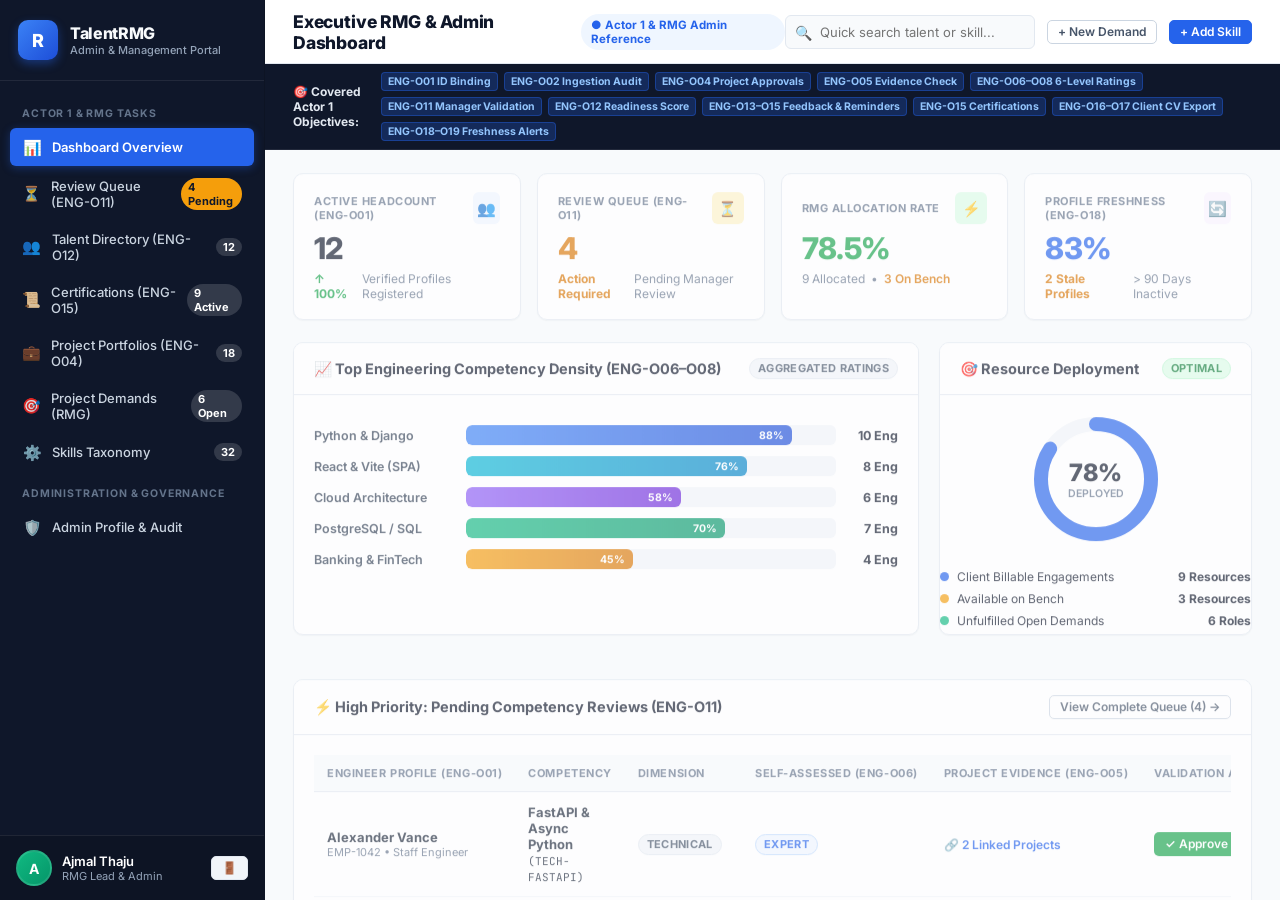
<file: docs/admin_dashboard_mock.html>
<!-- Pointer to root admin_dashboard_mock.html -->
<!-- Please see c:/Users/ajmal.thaju/Project/talent-rmg-app/admin_dashboard_mock.html for the interactive reference file -->
<!DOCTYPE html>
<html lang="en">
<head>
  <meta http-equiv="refresh" content="0; url=../admin_dashboard_mock.html" />
  <title>Admin Dashboard Mock Reference</title>
</head>
<body>
  <p>Redirecting to <a href="../admin_dashboard_mock.html">admin_dashboard_mock.html</a>...</p>
</body>
</html>
</file>
